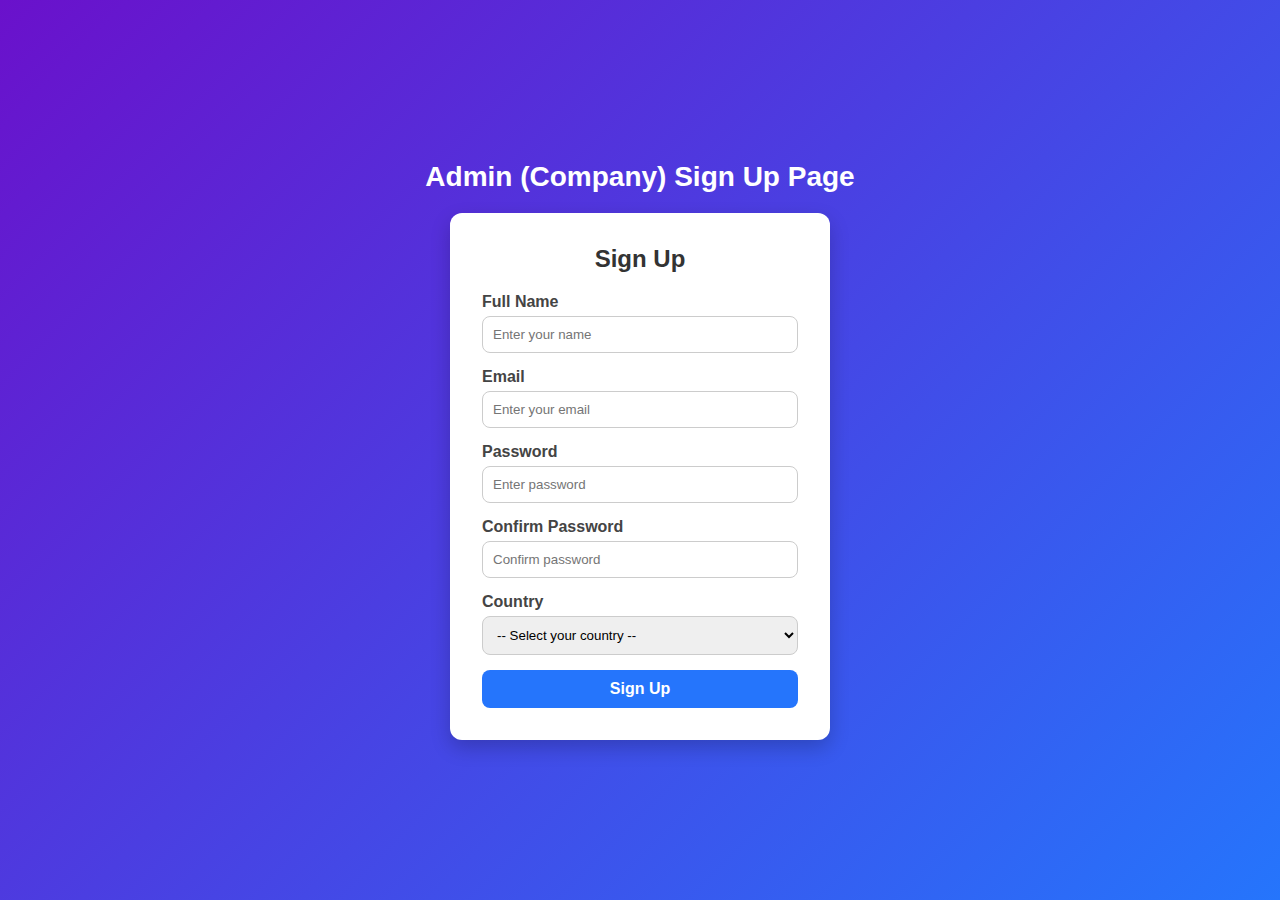
<file: index.html>
<!DOCTYPE html>
<html lang="en">
<head>
  <meta charset="UTF-8">
  <meta name="viewport" content="width=device-width, initial-scale=1.0">
  <title>Admin Sign Up Page</title>
  <link rel="stylesheet" href="style.css">

</head>
<body>

  <div class="page-heading">Admin (Company) Sign Up Page</div>
  <div class="signup-container">
    <h2>Sign Up</h2>
    <form id="signupForm">
      <div class="form-group">
        <label>Full Name</label>
        <input type="text" id="name" placeholder="Enter your name">
        <div class="error" id="nameError">Name is required</div>
      </div>

      <div class="form-group">
        <label>Email</label>
        <input type="email" id="email" placeholder="Enter your email">
        <div class="error" id="emailError">Enter a valid email</div>
      </div>

      <div class="form-group">
        <label>Password</label>
        <input type="password" id="password" placeholder="Enter password">
        <div class="error" id="passwordError">Password must be 6+ characters</div>
      </div>

      <div class="form-group">
        <label>Confirm Password</label>
        <input type="password" id="confirmPassword" placeholder="Confirm password">
        <div class="error" id="confirmError">Passwords do not match</div>
      </div>

      <div class="form-group">
        <label>Country</label>
        <select id="country">
          <option value="">-- Select your country --</option>
          <option value="India">India</option>
          <option value="United States">United States</option>
          <option value="United Kingdom">United Kingdom</option>
          <option value="Canada">Canada</option>
          <option value="Australia">Australia</option>
          <option value="Germany">Germany</option>
          <option value="France">France</option>
          <option value="Japan">Japan</option>
          <option value="China">China</option>
          <option value="Brazil">Brazil</option>
        </select>
        <div class="error" id="countryError">Please select your country</div>
      </div>

      <button type="submit" class="btn">Sign Up</button>
      <div class="success" id="successMsg">✅ Registration Successful!</div>
    </form>
  </div>

  
  <script src="index.js"></script>
</body>
</html>
</file>
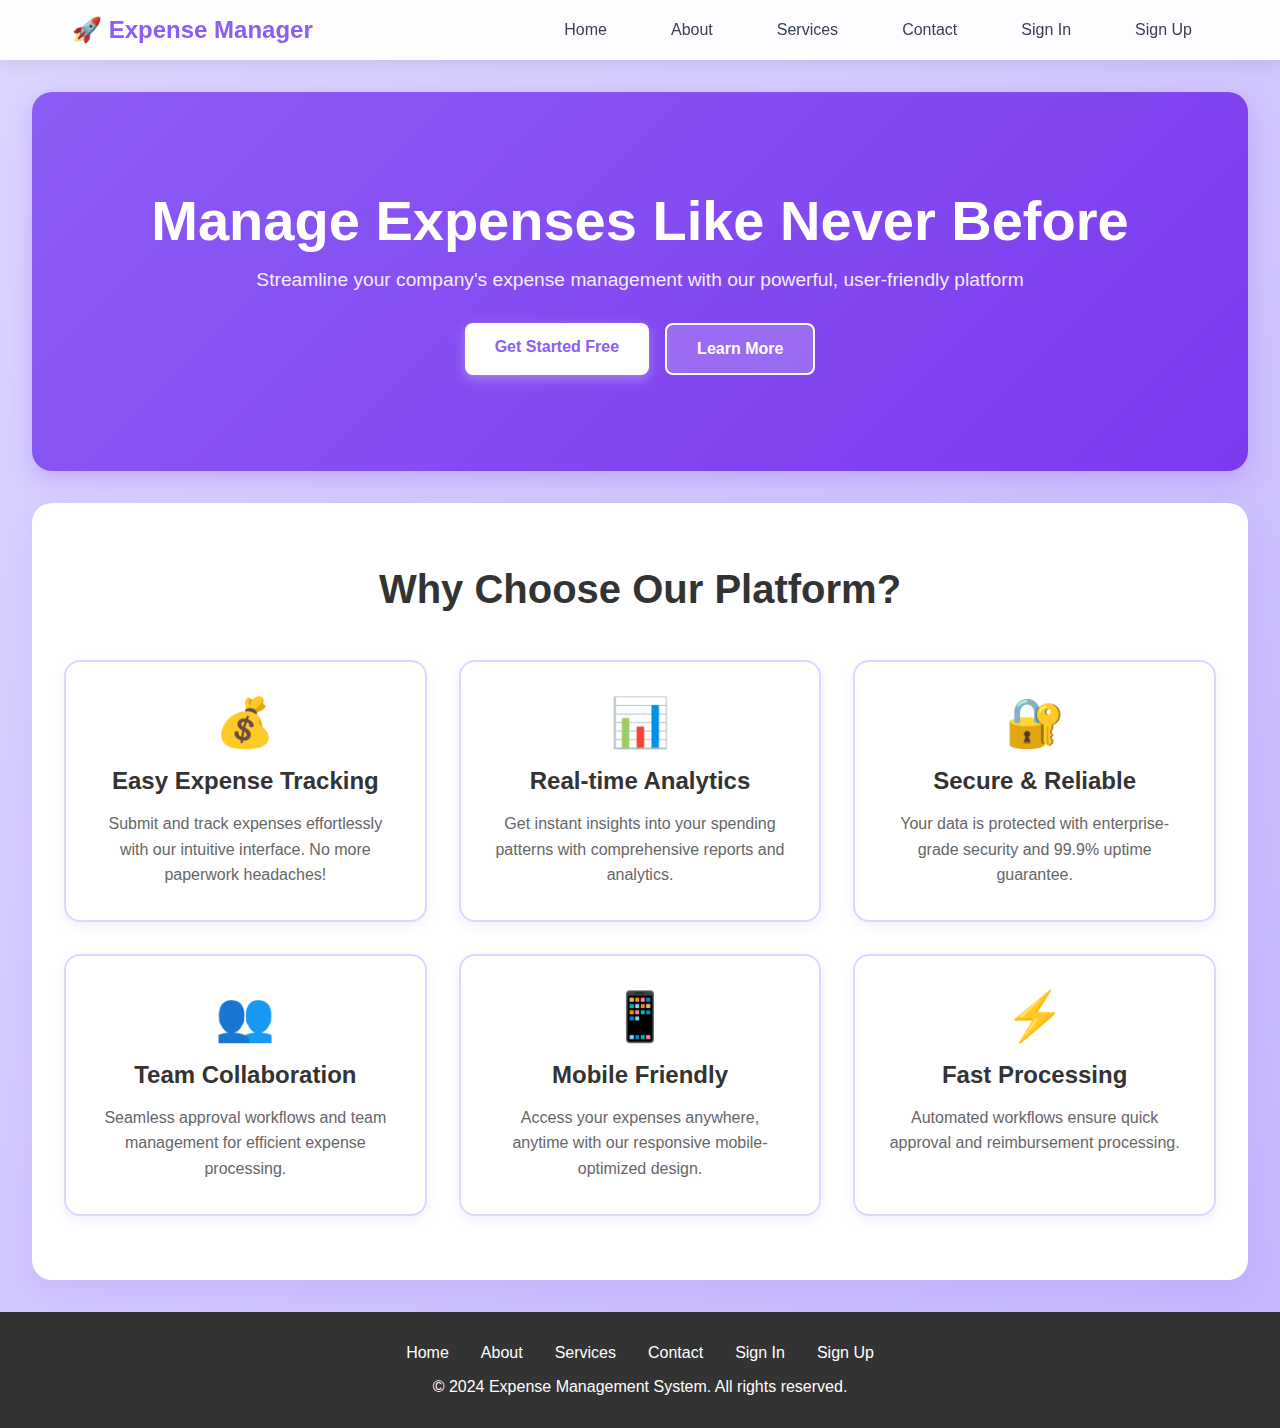
<file: Hackaholics/index.html>
<!DOCTYPE html>
<html lang="en">
<head>
    <meta charset="UTF-8">
    <meta name="viewport" content="width=device-width, initial-scale=1.0">
    <title>Expense Management System - Home</title>
    <style>
        * {
            margin: 0;
            padding: 0;
            box-sizing: border-box;
            font-family: 'Segoe UI', Tahoma, Geneva, Verdana, sans-serif;
        }

        body {
            background: linear-gradient(135deg, #DDD6FE 0%, #C4B5FD 100%);
            min-height: 100vh;
        }

        .navbar {
            background: rgba(255, 255, 255, 0.95);
            backdrop-filter: blur(10px);
            padding: 1rem 0;
            box-shadow: 0 2px 20px rgba(0,0,0,0.1);
            position: sticky;
            top: 0;
            z-index: 1000;
        }

        .nav-container {
            max-width: 1200px;
            margin: 0 auto;
            display: flex;
            justify-content: space-between;
            align-items: center;
            padding: 0 2rem;
        }

        .logo {
            font-size: 24px;
            font-weight: bold;
            color: #8B5CF6;
            text-decoration: none;
            transition: color 0.3s;
        }

        .logo:hover {
            color: #7C3AED;
        }

        .nav-links {
            display: flex;
            list-style: none;
            gap: 2rem;
        }

        .nav-links a {
            color: #374151;
            text-decoration: none;
            font-weight: 500;
            transition: all 0.3s;
            padding: 8px 16px;
            border-radius: 6px;
        }

        .nav-links a:hover {
            color: #8B5CF6;
            background: rgba(139, 92, 246, 0.1);
        }

        .hero {
            text-align: center;
            padding: 6rem 2rem;
            background: linear-gradient(135deg, #8B5CF6 0%, #7C3AED 100%);
            color: white;
            margin: 2rem;
            border-radius: 20px;
            box-shadow: 0 8px 25px rgba(139, 92, 246, 0.3);
        }

        .hero h1 {
            font-size: 3.5rem;
            margin-bottom: 1rem;
            font-weight: 700;
        }

        .hero p {
            font-size: 1.2rem;
            margin-bottom: 2rem;
            opacity: 0.9;
        }

        .cta-buttons {
            display: flex;
            gap: 1rem;
            justify-content: center;
            flex-wrap: wrap;
        }

        .btn {
            padding: 15px 30px;
            border: none;
            border-radius: 8px;
            font-size: 16px;
            font-weight: 600;
            cursor: pointer;
            transition: all 0.3s;
            text-decoration: none;
            display: inline-block;
        }

        .btn-primary {
            background: white;
            color: #8B5CF6;
            box-shadow: 0 4px 12px rgba(255, 255, 255, 0.3);
        }

        .btn-primary:hover {
            transform: translateY(-2px);
            box-shadow: 0 8px 20px rgba(255, 255, 255, 0.4);
        }

        .btn-secondary {
            background: rgba(255, 255, 255, 0.2);
            color: white;
            border: 2px solid white;
        }

        .btn-secondary:hover {
            background: white;
            color: #8B5CF6;
        }

        .features {
            background: white;
            padding: 4rem 2rem;
            margin: 2rem;
            border-radius: 20px;
            box-shadow: 0 8px 25px rgba(139, 92, 246, 0.1);
        }

        .container {
            max-width: 1200px;
            margin: 0 auto;
        }

        .features h2 {
            text-align: center;
            font-size: 2.5rem;
            margin-bottom: 3rem;
            color: #333;
        }

        .features-grid {
            display: grid;
            grid-template-columns: repeat(auto-fit, minmax(300px, 1fr));
            gap: 2rem;
        }

        .feature-card {
            text-align: center;
            padding: 2rem;
            border-radius: 16px;
            box-shadow: 0 4px 12px rgba(139, 92, 246, 0.1);
            transition: all 0.3s;
            border: 2px solid #DDD6FE;
        }

        .feature-card:hover {
            transform: translateY(-5px);
            box-shadow: 0 8px 25px rgba(139, 92, 246, 0.2);
            border-color: #8B5CF6;
        }

        .feature-icon {
            font-size: 3rem;
            margin-bottom: 1rem;
        }

        .feature-card h3 {
            font-size: 1.5rem;
            margin-bottom: 1rem;
            color: #333;
        }

        .feature-card p {
            color: #666;
            line-height: 1.6;
        }

        .footer {
            background: #333;
            color: white;
            padding: 2rem;
            text-align: center;
        }

        .footer-links {
            display: flex;
            justify-content: center;
            gap: 2rem;
            margin-bottom: 1rem;
            flex-wrap: wrap;
        }

        .footer-links a {
            color: white;
            text-decoration: none;
            transition: color 0.3s;
        }

        .footer-links a:hover {
            color: #A78BFA;
        }

        @media (max-width: 768px) {
            .nav-container {
                flex-direction: column;
                gap: 1rem;
            }

            .nav-links {
                gap: 1rem;
            }

            .hero h1 {
                font-size: 2.5rem;
            }

            .cta-buttons {
                flex-direction: column;
                align-items: center;
            }
        }
    </style>
</head>
<body>
    <nav class="navbar">
        <div class="nav-container">
            <a href="/" class="logo">🚀 Expense Manager</a>
            <ul class="nav-links">
                <li><a href="/">Home</a></li>
                <li><a href="/about">About</a></li>
                <li><a href="/services">Services</a></li>
                <li><a href="/contact">Contact</a></li>
                <li><a href="/signin">Sign In</a></li>
                <li><a href="/signup">Sign Up</a></li>
            </ul>
        </div>
    </nav>

    <section class="hero">
        <h1>Manage Expenses Like Never Before</h1>
        <p>Streamline your company's expense management with our powerful, user-friendly platform</p>
        <div class="cta-buttons">
            <a href="/signup" class="btn btn-primary">Get Started Free</a>
            <a href="/about" class="btn btn-secondary">Learn More</a>
        </div>
    </section>

    <section class="features">
        <div class="container">
            <h2>Why Choose Our Platform?</h2>
            <div class="features-grid">
                <div class="feature-card">
                    <div class="feature-icon">💰</div>
                    <h3>Easy Expense Tracking</h3>
                    <p>Submit and track expenses effortlessly with our intuitive interface. No more paperwork headaches!</p>
                </div>
                <div class="feature-card">
                    <div class="feature-icon">📊</div>
                    <h3>Real-time Analytics</h3>
                    <p>Get instant insights into your spending patterns with comprehensive reports and analytics.</p>
                </div>
                <div class="feature-card">
                    <div class="feature-icon">🔐</div>
                    <h3>Secure & Reliable</h3>
                    <p>Your data is protected with enterprise-grade security and 99.9% uptime guarantee.</p>
                </div>
                <div class="feature-card">
                    <div class="feature-icon">👥</div>
                    <h3>Team Collaboration</h3>
                    <p>Seamless approval workflows and team management for efficient expense processing.</p>
                </div>
                <div class="feature-card">
                    <div class="feature-icon">📱</div>
                    <h3>Mobile Friendly</h3>
                    <p>Access your expenses anywhere, anytime with our responsive mobile-optimized design.</p>
                </div>
                <div class="feature-card">
                    <div class="feature-icon">⚡</div>
                    <h3>Fast Processing</h3>
                    <p>Automated workflows ensure quick approval and reimbursement processing.</p>
                </div>
            </div>
        </div>
    </section>

    <footer class="footer">
        <div class="footer-links">
            <a href="/">Home</a>
            <a href="/about">About</a>
            <a href="/services">Services</a>
            <a href="/contact">Contact</a>
            <a href="/signin">Sign In</a>
            <a href="/signup">Sign Up</a>
        </div>
        <p>&copy; 2024 Expense Management System. All rights reserved.</p>
    </footer>
</body>
</html>
</file>
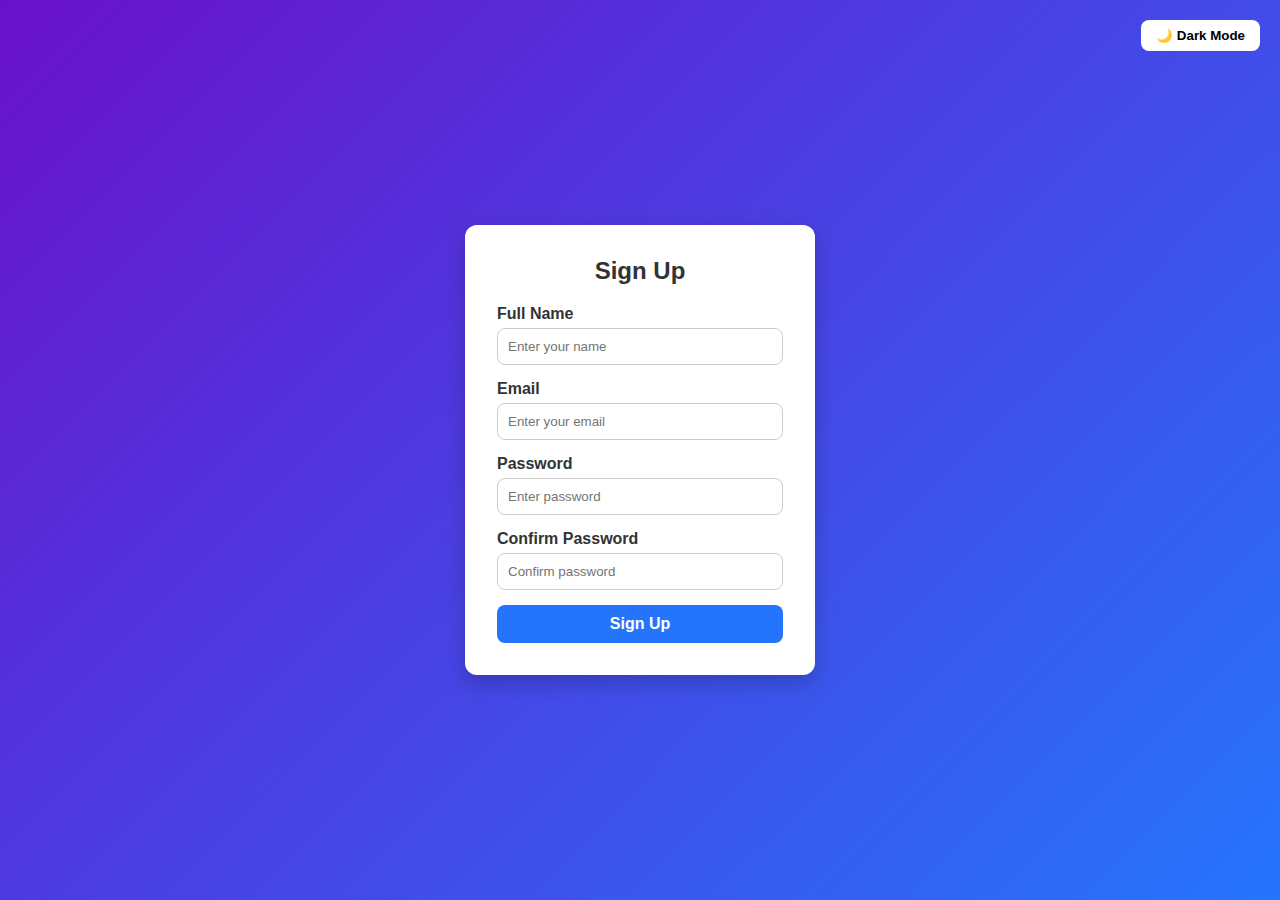
<file: Sign in page/index.html>
<!DOCTYPE html>
<html lang="en">
<head>
  <meta charset="UTF-8">
  <meta name="viewport" content="width=device-width, initial-scale=1.0">
  <title>Sign Up</title>
  <style>
    * {
      margin: 0;
      padding: 0;
      box-sizing: border-box;
      font-family: 'Segoe UI', Tahoma, Geneva, Verdana, sans-serif;
      transition: all 0.3s ease;
    }

    body {
      display: flex;
      justify-content: center;
      align-items: center;
      height: 100vh;
      background: linear-gradient(135deg, #6a11cb 0%, #2575fc 100%);
      color: #333;
    }

    body.dark {
      background: #121212;
      color: #f5f5f5;
    }

    .toggle-btn {
      position: absolute;
      top: 20px;
      right: 20px;
      background: #fff;
      border: none;
      padding: 8px 15px;
      border-radius: 8px;
      cursor: pointer;
      font-weight: bold;
    }

    body.dark .toggle-btn {
      background: #333;
      color: #f5f5f5;
    }

    .signup-container {
      background: #fff;
      padding: 2rem;
      border-radius: 12px;
      box-shadow: 0 8px 20px rgba(0, 0, 0, 0.2);
      width: 350px;
    }

    body.dark .signup-container {
      background: #1e1e1e;
      box-shadow: 0 8px 20px rgba(0, 0, 0, 0.6);
    }

    .signup-container h2 {
      text-align: center;
      margin-bottom: 20px;
    }

    .form-group {
      margin-bottom: 15px;
    }

    .form-group label {
      display: block;
      margin-bottom: 5px;
      font-weight: 600;
    }

    .form-group input {
      width: 100%;
      padding: 10px;
      border-radius: 8px;
      border: 1px solid #ccc;
      outline: none;
      transition: all 0.3s ease;
    }

    body.dark .form-group input {
      background: #2c2c2c;
      border: 1px solid #555;
      color: #f5f5f5;
    }

    .form-group input:focus {
      border: 1px solid #2575fc;
    }

    .btn {
      width: 100%;
      padding: 10px;
      background: #2575fc;
      color: #fff;
      border: none;
      border-radius: 8px;
      cursor: pointer;
      font-size: 16px;
      font-weight: 600;
      transition: 0.3s;
    }

    .btn:hover {
      background: #1a5edb;
    }

    .error {
      color: red;
      font-size: 14px;
      margin-top: 5px;
      display: none;
    }

    .success {
      color: green;
      text-align: center;
      margin-top: 10px;
      display: none;
    }
  </style>
</head>
<body>

  <button class="toggle-btn" id="themeToggle">🌙 Dark Mode</button>

  <div class="signup-container">
    <h2>Sign Up</h2>
    <form id="signupForm">
      <div class="form-group">
        <label>Full Name</label>
        <input type="text" id="name" placeholder="Enter your name">
        <div class="error" id="nameError">Name is required</div>
      </div>

      <div class="form-group">
        <label>Email</label>
        <input type="email" id="email" placeholder="Enter your email">
        <div class="error" id="emailError">Enter a valid email</div>
      </div>

      <div class="form-group">
        <label>Password</label>
        <input type="password" id="password" placeholder="Enter password">
        <div class="error" id="passwordError">Password must be 6+ characters</div>
      </div>

      <div class="form-group">
        <label>Confirm Password</label>
        <input type="password" id="confirmPassword" placeholder="Confirm password">
        <div class="error" id="confirmError">Passwords do not match</div>
      </div>

      <button type="submit" class="btn">Sign Up</button>
      <div class="success" id="successMsg">✅ Registration Successful!</div>
    </form>
  </div>

  <script>
    const form = document.getElementById("signupForm");
    const nameInput = document.getElementById("name");
    const emailInput = document.getElementById("email");
    const passwordInput = document.getElementById("password");
    const confirmPasswordInput = document.getElementById("confirmPassword");

    const nameError = document.getElementById("nameError");
    const emailError = document.getElementById("emailError");
    const passwordError = document.getElementById("passwordError");
    const confirmError = document.getElementById("confirmError");
    const successMsg = document.getElementById("successMsg");

    const themeToggle = document.getElementById("themeToggle");

    form.addEventListener("submit", function (e) {
      e.preventDefault();
      let valid = true;

      if (nameInput.value.trim() === "") {
        nameError.style.display = "block";
        valid = false;
      } else {
        nameError.style.display = "none";
      }

      const emailPattern = /^[^ ]+@[^ ]+\.[a-z]{2,3}$/;
      if (!emailInput.value.match(emailPattern)) {
        emailError.style.display = "block";
        valid = false;
      } else {
        emailError.style.display = "none";
      }

      if (passwordInput.value.length < 6) {
        passwordError.style.display = "block";
        valid = false;
      } else {
        passwordError.style.display = "none";
      }

      if (confirmPasswordInput.value !== passwordInput.value || confirmPasswordInput.value === "") {
        confirmError.style.display = "block";
        valid = false;
      } else {
        confirmError.style.display = "none";
      }

      if (valid) {
        successMsg.style.display = "block";
        form.reset();
        setTimeout(() => { successMsg.style.display = "none"; }, 3000);
      }
    });

    themeToggle.addEventListener("click", () => {
      document.body.classList.toggle("dark");
      if(document.body.classList.contains("dark")){
        themeToggle.textContent = "☀️ Light Mode";
      } else {
        themeToggle.textContent = "🌙 Dark Mode";
      }
    });
  </script>

</body>
</html>
</file>
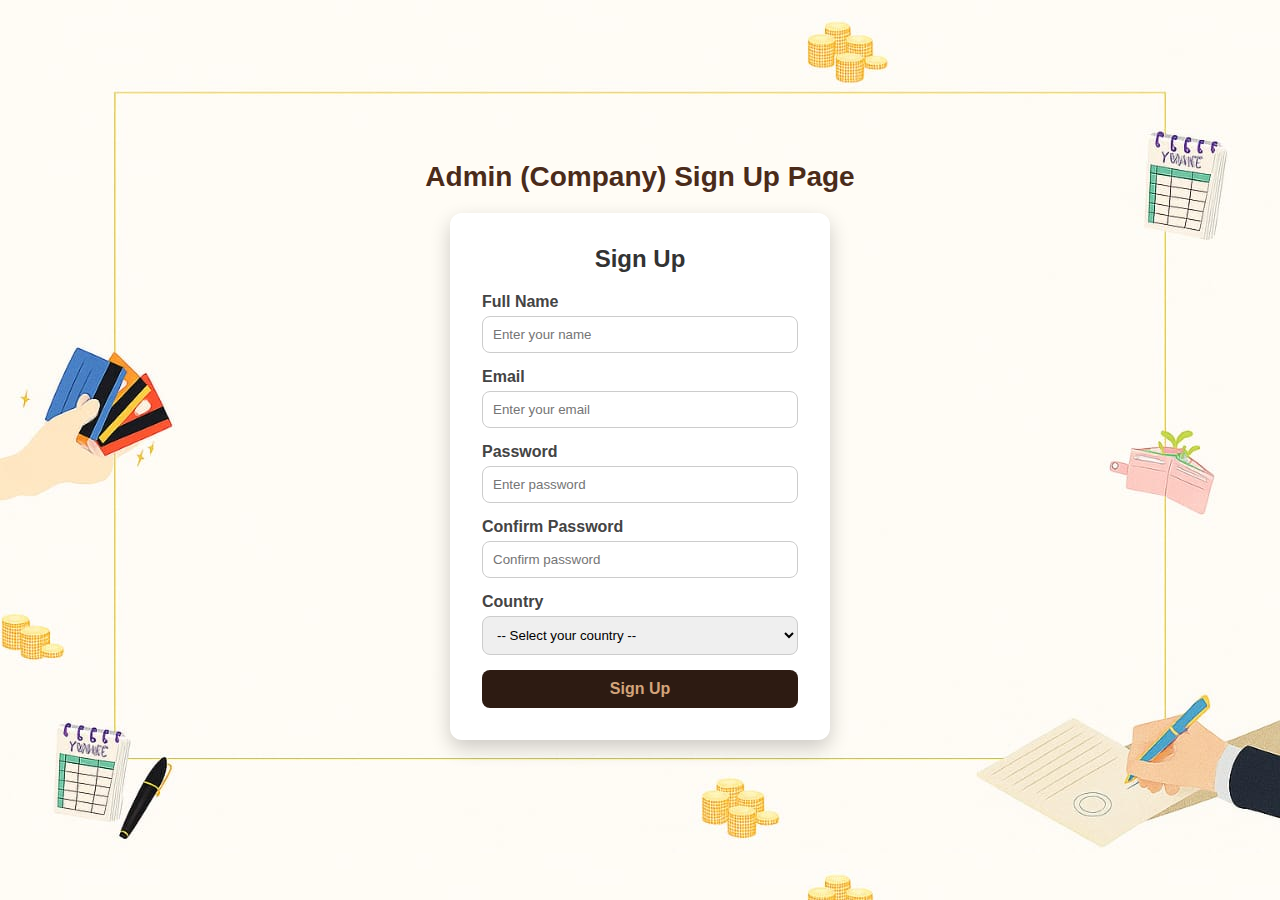
<file: Hackaholics/Admin Panel/index.html>
<!DOCTYPE html>
<html lang="en">
<head>
  <meta charset="UTF-8">
  <meta name="viewport" content="width=device-width, initial-scale=1.0">
  <title>Admin Sign Up Page</title>
  <link rel="stylesheet" href="style.css">

</head>
<body>
  <div class="page-heading">Admin (Company) Sign Up Page</div>
  <div class="signup-container">
    <h2>Sign Up</h2>
    <form id="signupForm">
      <div class="form-group">
        <label>Full Name</label>
        <input type="text" id="name" placeholder="Enter your name">
        <div class="error" id="nameError">Name is required</div>
      </div>

      <div class="form-group">
        <label>Email</label>
        <input type="email" id="email" placeholder="Enter your email">
        <div class="error" id="emailError">Enter a valid email</div>
      </div>

      <div class="form-group">
        <label>Password</label>
        <input type="password" id="password" placeholder="Enter password">
        <div class="error" id="passwordError">Password must be 6+ characters</div>
      </div>

      <div class="form-group">
        <label>Confirm Password</label>
        <input type="password" id="confirmPassword" placeholder="Confirm password">
        <div class="error" id="confirmError">Passwords do not match</div>
      </div>

      <div class="form-group">
        <label>Country</label>
        <select id="country">
          <option value="">-- Select your country --</option>
          <option value="India">India</option>
          <option value="United States">United States</option>
          <option value="United Kingdom">United Kingdom</option>
          <option value="Canada">Canada</option>
          <option value="Australia">Australia</option>
          <option value="Germany">Germany</option>
          <option value="France">France</option>
          <option value="Japan">Japan</option>
          <option value="China">China</option>
          <option value="Brazil">Brazil</option>
        </select>
        <div class="error" id="countryError">Please select your country</div>
      </div>

      <button type="submit" class="btn">Sign Up</button>
      <div class="success" id="successMsg">✅ Registration Successful!</div>
    </form>
  </div>

  
  <script src="index.js"></script>
</body>
</html>
</file>
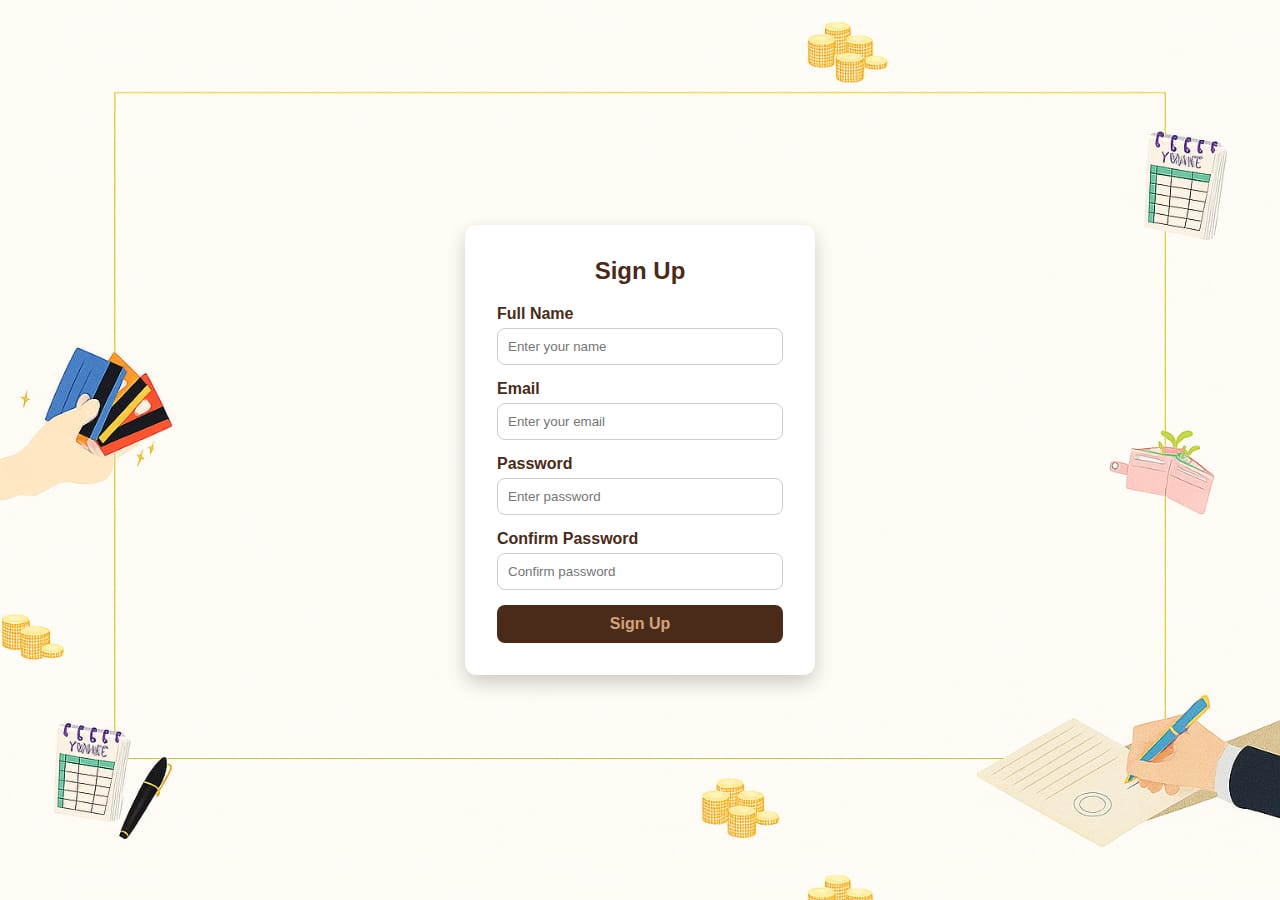
<file: Hackaholics/sign in page/index.html>
<!DOCTYPE html>
<html lang="en">
<head>
  <meta charset="UTF-8">
  <meta name="viewport" content="width=device-width, initial-scale=1.0">
  <title>Sign Up</title>
  <style>
    * {
      margin: 0;
      padding: 0;
      box-sizing: border-box;
      font-family: 'Segoe UI', Tahoma, Geneva, Verdana, sans-serif;
      transition: all 0.3s ease;
    }

    body {
      display: flex;
      justify-content: center;
      align-items: center;
      height: 100vh;
      background-image: url(./WhatsApp\ Image\ 2025-10-04\ at\ 15.21.11.jpeg);
      color: #D3A47B;
    }
    .signup-container {
      background: #fff;
      color: #4A2B1A;
      padding: 2rem;
      border-radius: 12px;
      box-shadow: 0 8px 20px rgba(0, 0, 0, 0.2);
      width: 350px;
    }
    .signup-container h2 {
      text-align: center;
      margin-bottom: 20px;
    }

    .form-group {
      margin-bottom: 15px;
    }

    .form-group label {
      display: block;
      margin-bottom: 5px;
      font-weight: 600;
    }

    .form-group input {
      width: 100%;
      padding: 10px;
      border-radius: 8px;
      border: 1px solid #ccc;
      outline: none;
      transition: all 0.3s ease;
    }
    .form-group input:focus {
      border: 1px solid #2575fc;
    }

    .btn {
      width: 100%;
      padding: 10px;
      background: #4A2B1A;
      color: #D3A47B;
      border: none;
      border-radius: 8px;
      cursor: pointer;
      font-size: 16px;
      font-weight: 600;
      transition: 0.3s;
    }

    .btn:hover {
      background: #1a5edb;
    }

    .error {
      color: red;
      font-size: 14px;
      margin-top: 5px;
      display: none;
    }

    .success {
      color: green;
      text-align: center;
      margin-top: 10px;
      display: none;
    }
  </style>
</head>
<body>


  <div class="signup-container">
    <h2>Sign Up</h2>
    <form id="signupForm">
      <div class="form-group">
        <label>Full Name</label>
        <input type="text" id="name" placeholder="Enter your name">
        <div class="error" id="nameError">Name is required</div>
      </div>

      <div class="form-group">
        <label>Email</label>
        <input type="email" id="email" placeholder="Enter your email">
        <div class="error" id="emailError">Enter a valid email</div>
      </div>

      <div class="form-group">
        <label>Password</label>
        <input type="password" id="password" placeholder="Enter password">
        <div class="error" id="passwordError">Password must be 6+ characters</div>
      </div>

      <div class="form-group">
        <label>Confirm Password</label>
        <input type="password" id="confirmPassword" placeholder="Confirm password">
        <div class="error" id="confirmError">Passwords do not match</div>
      </div>

      <button type="submit" class="btn">Sign Up</button>
      <div class="success" id="successMsg">✅ Registration Successful!</div>
    </form>
  </div>

  <script>
    const form = document.getElementById("signupForm");
    const nameInput = document.getElementById("name");
    const emailInput = document.getElementById("email");
    const passwordInput = document.getElementById("password");
    const confirmPasswordInput = document.getElementById("confirmPassword");

    const nameError = document.getElementById("nameError");
    const emailError = document.getElementById("emailError");
    const passwordError = document.getElementById("passwordError");
    const confirmError = document.getElementById("confirmError");
    const successMsg = document.getElementById("successMsg");

    const themeToggle = document.getElementById("themeToggle");

    form.addEventListener("submit", function (e) {
      e.preventDefault();
      let valid = true;

      if (nameInput.value.trim() === "") {
        nameError.style.display = "block";
        valid = false;
      } else {
        nameError.style.display = "none";
      }

      const emailPattern = /^[^ ]+@[^ ]+\.[a-z]{2,3}$/;
      if (!emailInput.value.match(emailPattern)) {
        emailError.style.display = "block";
        valid = false;
      } else {
        emailError.style.display = "none";
      }

      if (passwordInput.value.length < 6) {
        passwordError.style.display = "block";
        valid = false;
      } else {
        passwordError.style.display = "none";
      }

      if (confirmPasswordInput.value !== passwordInput.value || confirmPasswordInput.value === "") {
        confirmError.style.display = "block";
        valid = false;
      } else {
        confirmError.style.display = "none";
      }

      if (valid) {
        successMsg.style.display = "block";
        form.reset();
        setTimeout(() => { successMsg.style.display = "none"; }, 3000);
      }
    });

  </script>

</body>
</html>
</file>
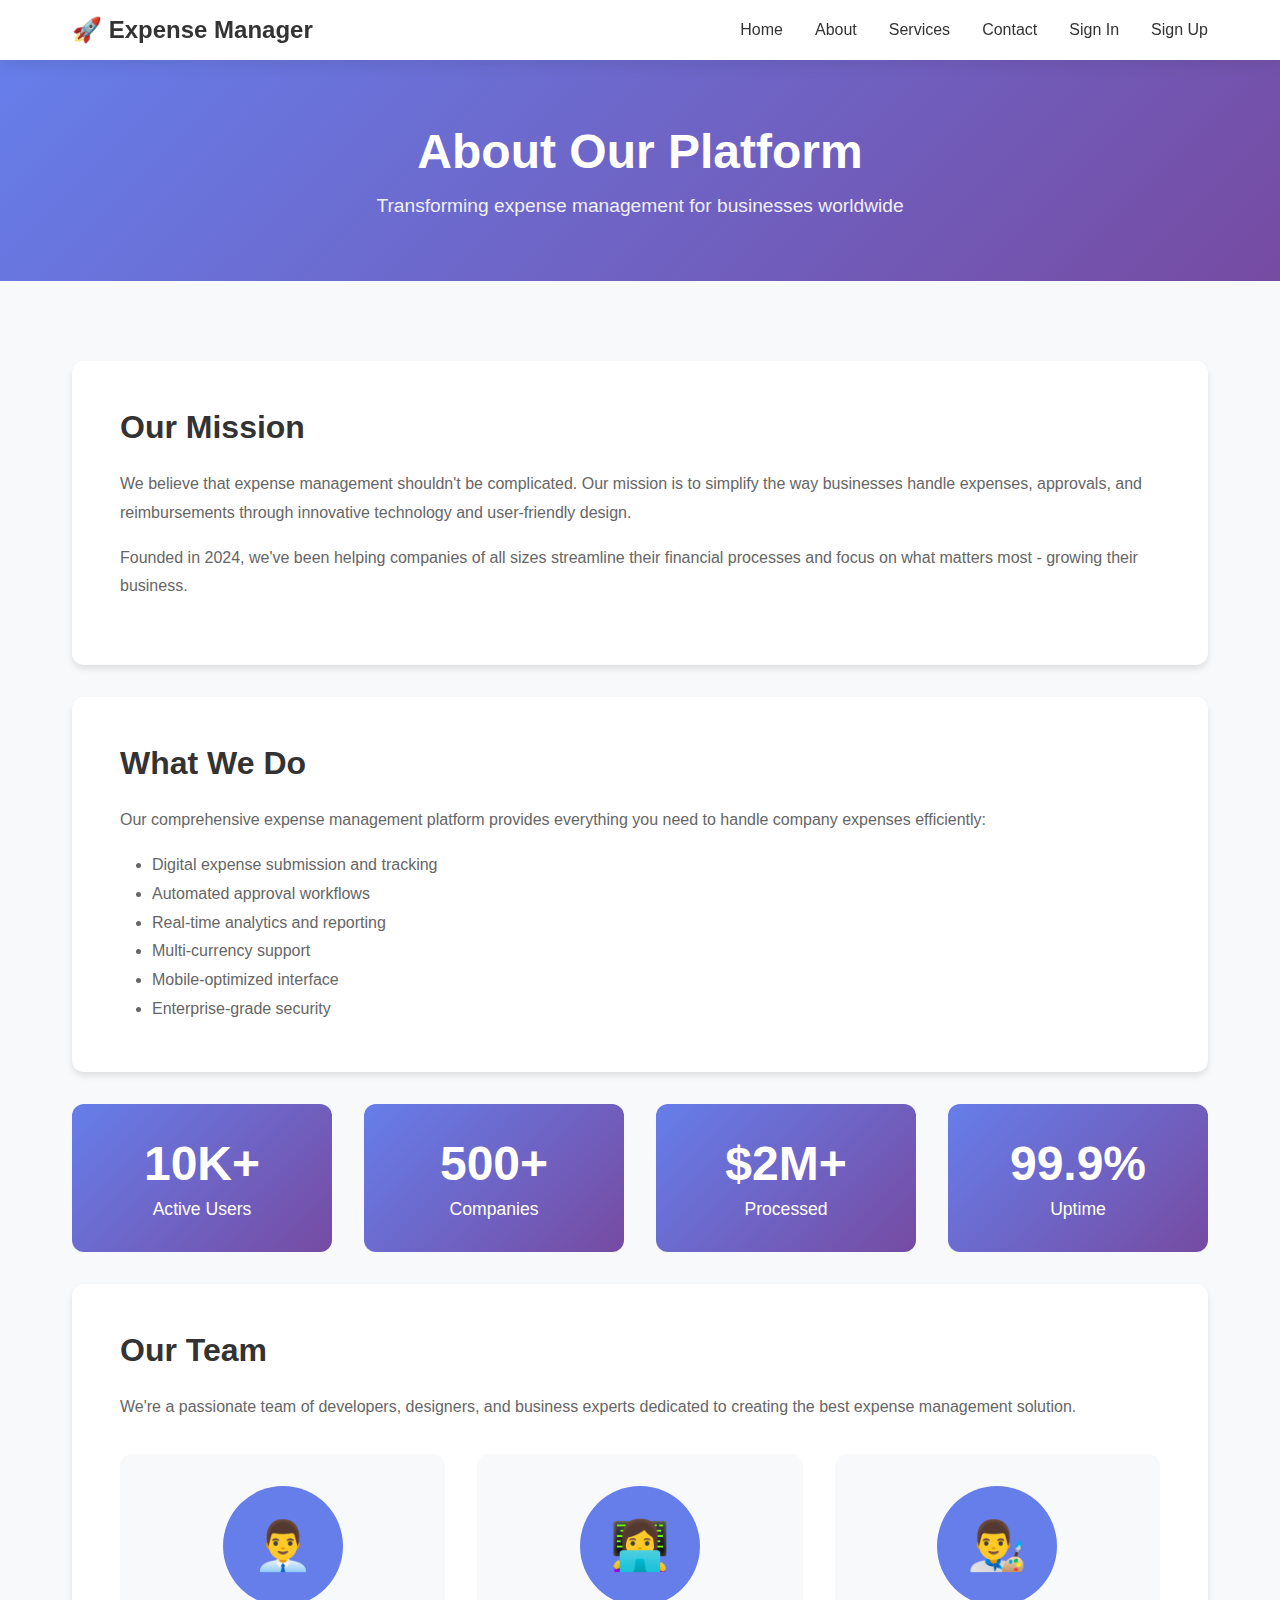
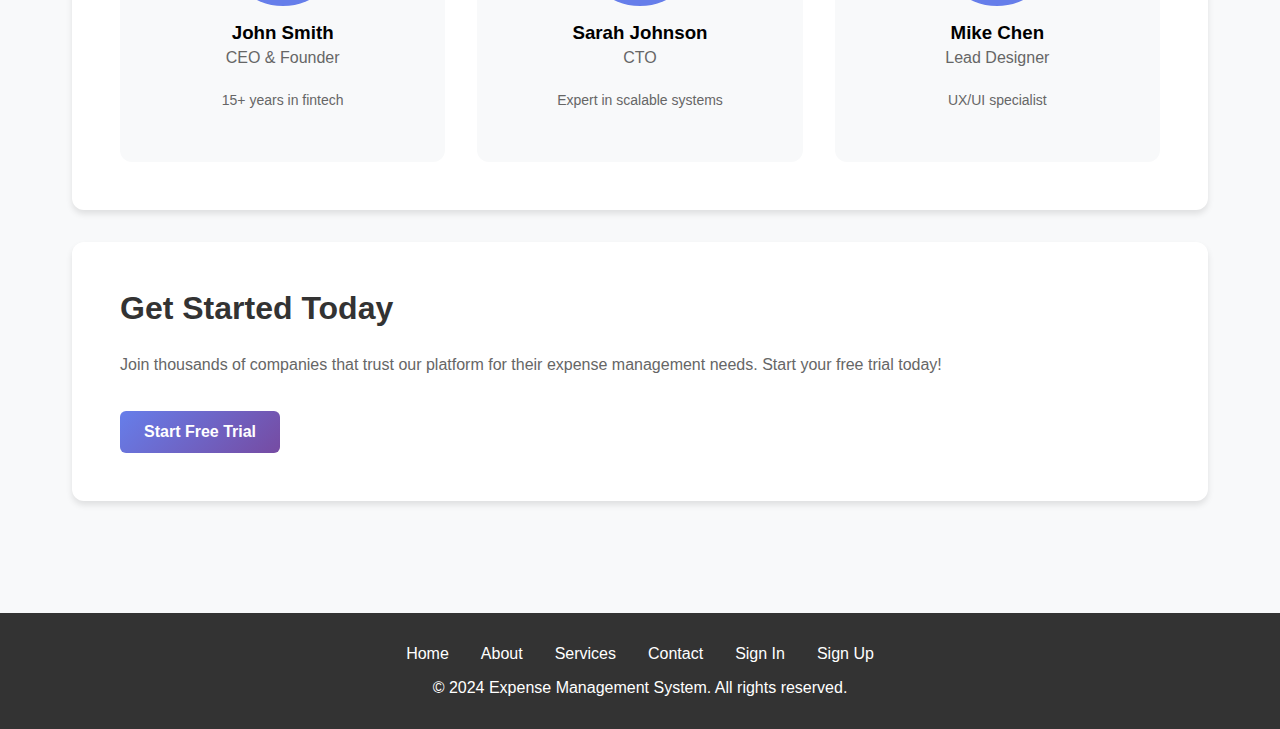
<file: Hackaholics/about.html>
<!DOCTYPE html>
<html lang="en">
<head>
    <meta charset="UTF-8">
    <meta name="viewport" content="width=device-width, initial-scale=1.0">
    <title>About Us - Expense Management System</title>
    <style>
        * {
            margin: 0;
            padding: 0;
            box-sizing: border-box;
            font-family: 'Segoe UI', Tahoma, Geneva, Verdana, sans-serif;
        }

        body {
            background: #f8f9fa;
            min-height: 100vh;
        }

        .navbar {
            background: rgba(255, 255, 255, 0.95);
            backdrop-filter: blur(10px);
            padding: 1rem 0;
            box-shadow: 0 2px 20px rgba(0,0,0,0.1);
            position: sticky;
            top: 0;
            z-index: 1000;
        }

        .nav-container {
            max-width: 1200px;
            margin: 0 auto;
            display: flex;
            justify-content: space-between;
            align-items: center;
            padding: 0 2rem;
        }

        .logo {
            font-size: 24px;
            font-weight: bold;
            color: #333;
            text-decoration: none;
        }

        .nav-links {
            display: flex;
            list-style: none;
            gap: 2rem;
        }

        .nav-links a {
            color: #333;
            text-decoration: none;
            font-weight: 500;
            transition: color 0.3s;
        }

        .nav-links a:hover {
            color: #667eea;
        }

        .container {
            max-width: 1200px;
            margin: 0 auto;
            padding: 2rem;
        }

        .page-header {
            text-align: center;
            padding: 4rem 0;
            background: linear-gradient(135deg, #667eea 0%, #764ba2 100%);
            color: white;
            margin-bottom: 3rem;
        }

        .page-header h1 {
            font-size: 3rem;
            margin-bottom: 1rem;
        }

        .page-header p {
            font-size: 1.2rem;
            opacity: 0.9;
        }

        .content-section {
            background: white;
            padding: 3rem;
            border-radius: 12px;
            box-shadow: 0 4px 6px rgba(0,0,0,0.1);
            margin-bottom: 2rem;
        }

        .content-section h2 {
            color: #333;
            margin-bottom: 1.5rem;
            font-size: 2rem;
        }

        .content-section p {
            color: #666;
            line-height: 1.8;
            margin-bottom: 1rem;
        }

        .team-grid {
            display: grid;
            grid-template-columns: repeat(auto-fit, minmax(250px, 1fr));
            gap: 2rem;
            margin-top: 2rem;
        }

        .team-member {
            text-align: center;
            padding: 2rem;
            background: #f8f9fa;
            border-radius: 12px;
        }

        .team-member img {
            width: 120px;
            height: 120px;
            border-radius: 50%;
            margin-bottom: 1rem;
            background: #667eea;
            display: flex;
            align-items: center;
            justify-content: center;
            font-size: 3rem;
            color: white;
            margin: 0 auto 1rem;
        }

        .stats-grid {
            display: grid;
            grid-template-columns: repeat(auto-fit, minmax(200px, 1fr));
            gap: 2rem;
            margin: 2rem 0;
        }

        .stat-item {
            text-align: center;
            padding: 2rem;
            background: linear-gradient(135deg, #667eea 0%, #764ba2 100%);
            color: white;
            border-radius: 12px;
        }

        .stat-number {
            font-size: 3rem;
            font-weight: bold;
            margin-bottom: 0.5rem;
        }

        .stat-label {
            font-size: 1.1rem;
        }

        .btn {
            padding: 12px 24px;
            border: none;
            border-radius: 6px;
            font-size: 16px;
            font-weight: 600;
            cursor: pointer;
            transition: all 0.3s;
            text-decoration: none;
            display: inline-block;
            margin-top: 1rem;
        }

        .btn-primary {
            background: linear-gradient(135deg, #667eea 0%, #764ba2 100%);
            color: white;
        }

        .btn-primary:hover {
            transform: translateY(-2px);
            box-shadow: 0 4px 12px rgba(102, 126, 234, 0.3);
        }

        .footer {
            background: #333;
            color: white;
            padding: 2rem;
            text-align: center;
            margin-top: 3rem;
        }

        .footer-links {
            display: flex;
            justify-content: center;
            gap: 2rem;
            margin-bottom: 1rem;
            flex-wrap: wrap;
        }

        .footer-links a {
            color: white;
            text-decoration: none;
            transition: color 0.3s;
        }

        .footer-links a:hover {
            color: #667eea;
        }

        @media (max-width: 768px) {
            .nav-container {
                flex-direction: column;
                gap: 1rem;
            }

            .nav-links {
                gap: 1rem;
            }

            .page-header h1 {
                font-size: 2rem;
            }

            .content-section {
                padding: 2rem;
            }
        }
    </style>
</head>
<body>
    <nav class="navbar">
        <div class="nav-container">
            <a href="/" class="logo">🚀 Expense Manager</a>
            <ul class="nav-links">
                <li><a href="/">Home</a></li>
                <li><a href="/about">About</a></li>
                <li><a href="/services">Services</a></li>
                <li><a href="/contact">Contact</a></li>
                <li><a href="/signin">Sign In</a></li>
                <li><a href="/signup">Sign Up</a></li>
            </ul>
        </div>
    </nav>

    <div class="page-header">
        <h1>About Our Platform</h1>
        <p>Transforming expense management for businesses worldwide</p>
    </div>

    <div class="container">
        <div class="content-section">
            <h2>Our Mission</h2>
            <p>We believe that expense management shouldn't be complicated. Our mission is to simplify the way businesses handle expenses, approvals, and reimbursements through innovative technology and user-friendly design.</p>
            <p>Founded in 2024, we've been helping companies of all sizes streamline their financial processes and focus on what matters most - growing their business.</p>
        </div>

        <div class="content-section">
            <h2>What We Do</h2>
            <p>Our comprehensive expense management platform provides everything you need to handle company expenses efficiently:</p>
            <ul style="color: #666; line-height: 1.8; margin-left: 2rem;">
                <li>Digital expense submission and tracking</li>
                <li>Automated approval workflows</li>
                <li>Real-time analytics and reporting</li>
                <li>Multi-currency support</li>
                <li>Mobile-optimized interface</li>
                <li>Enterprise-grade security</li>
            </ul>
        </div>

        <div class="stats-grid">
            <div class="stat-item">
                <div class="stat-number">10K+</div>
                <div class="stat-label">Active Users</div>
            </div>
            <div class="stat-item">
                <div class="stat-number">500+</div>
                <div class="stat-label">Companies</div>
            </div>
            <div class="stat-item">
                <div class="stat-number">$2M+</div>
                <div class="stat-label">Processed</div>
            </div>
            <div class="stat-item">
                <div class="stat-number">99.9%</div>
                <div class="stat-label">Uptime</div>
            </div>
        </div>

        <div class="content-section">
            <h2>Our Team</h2>
            <p>We're a passionate team of developers, designers, and business experts dedicated to creating the best expense management solution.</p>
            
            <div class="team-grid">
                <div class="team-member">
                    <div style="width: 120px; height: 120px; border-radius: 50%; margin: 0 auto 1rem; background: #667eea; display: flex; align-items: center; justify-content: center; font-size: 3rem; color: white;">👨‍💼</div>
                    <h3>John Smith</h3>
                    <p>CEO & Founder</p>
                    <p style="color: #666; font-size: 14px;">15+ years in fintech</p>
                </div>
                <div class="team-member">
                    <div style="width: 120px; height: 120px; border-radius: 50%; margin: 0 auto 1rem; background: #667eea; display: flex; align-items: center; justify-content: center; font-size: 3rem; color: white;">👩‍💻</div>
                    <h3>Sarah Johnson</h3>
                    <p>CTO</p>
                    <p style="color: #666; font-size: 14px;">Expert in scalable systems</p>
                </div>
                <div class="team-member">
                    <div style="width: 120px; height: 120px; border-radius: 50%; margin: 0 auto 1rem; background: #667eea; display: flex; align-items: center; justify-content: center; font-size: 3rem; color: white;">👨‍🎨</div>
                    <h3>Mike Chen</h3>
                    <p>Lead Designer</p>
                    <p style="color: #666; font-size: 14px;">UX/UI specialist</p>
                </div>
            </div>
        </div>

        <div class="content-section">
            <h2>Get Started Today</h2>
            <p>Join thousands of companies that trust our platform for their expense management needs. Start your free trial today!</p>
            <a href="/signup" class="btn btn-primary">Start Free Trial</a>
        </div>
    </div>

    <footer class="footer">
        <div class="footer-links">
            <a href="/">Home</a>
            <a href="/about">About</a>
            <a href="/services">Services</a>
            <a href="/contact">Contact</a>
            <a href="/signin">Sign In</a>
            <a href="/signup">Sign Up</a>
        </div>
        <p>&copy; 2024 Expense Management System. All rights reserved.</p>
    </footer>
</body>
</html>
</file>
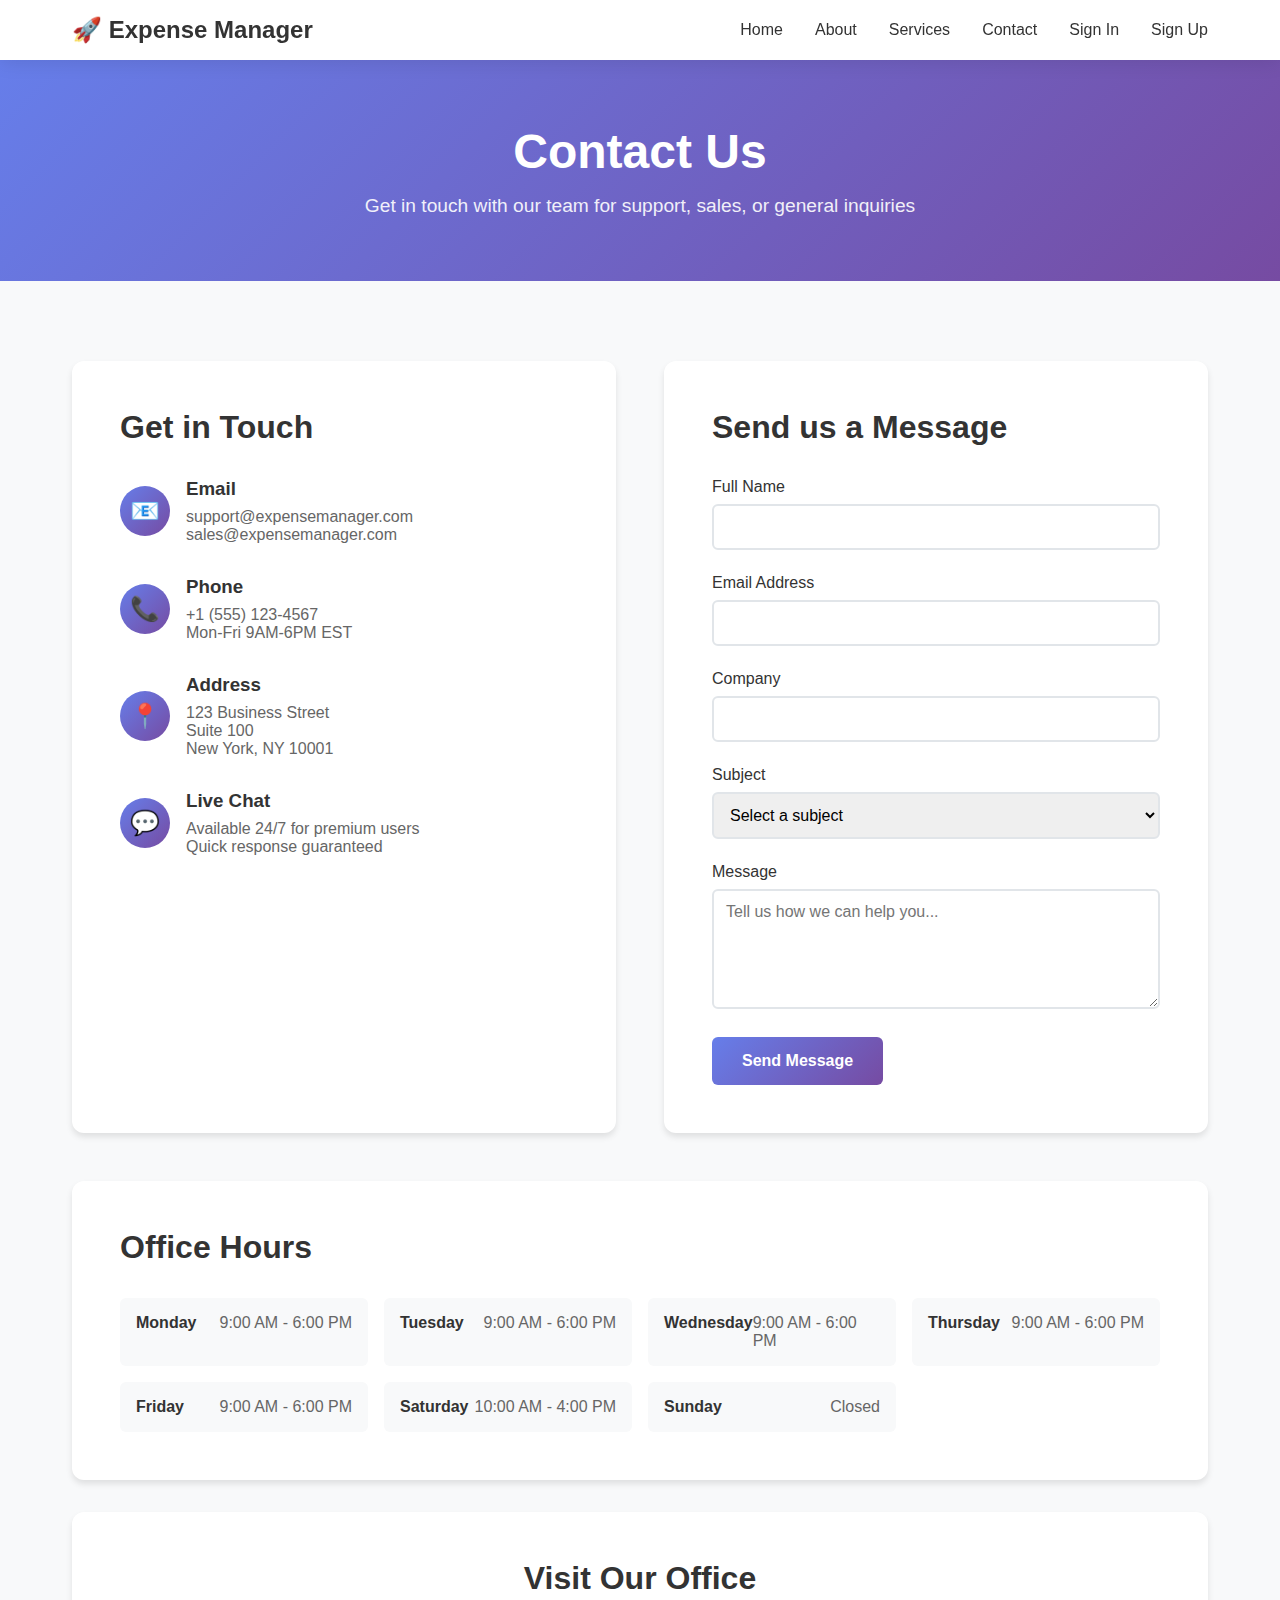
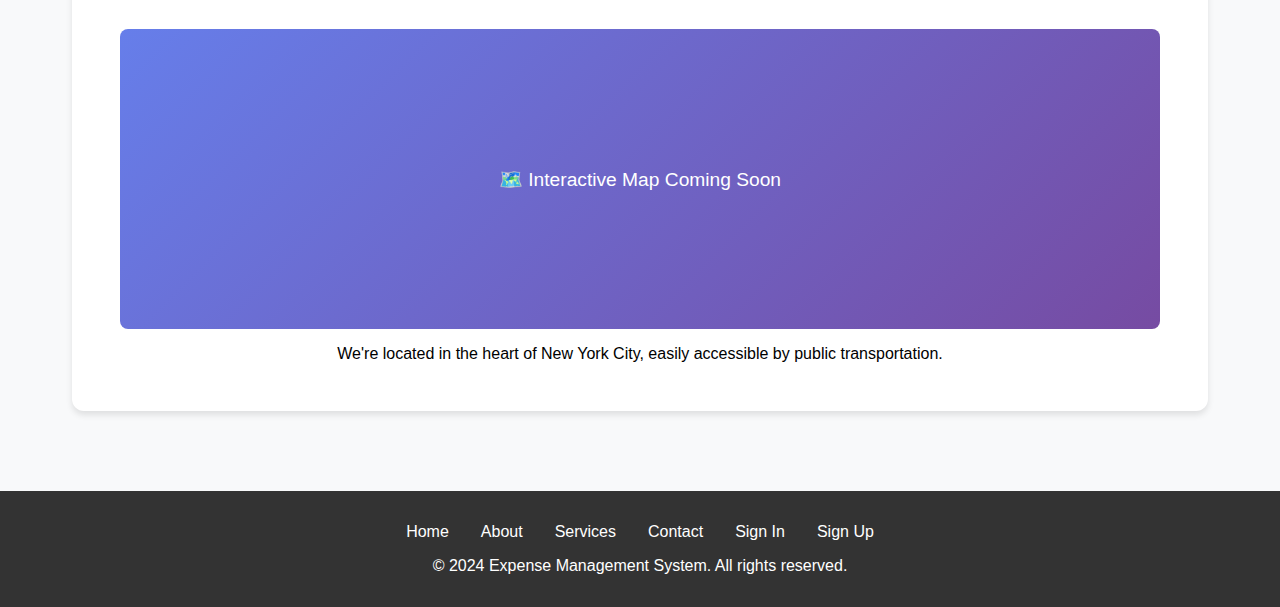
<file: Hackaholics/contact.html>
<!DOCTYPE html>
<html lang="en">
<head>
    <meta charset="UTF-8">
    <meta name="viewport" content="width=device-width, initial-scale=1.0">
    <title>Contact Us - Expense Management System</title>
    <style>
        * {
            margin: 0;
            padding: 0;
            box-sizing: border-box;
            font-family: 'Segoe UI', Tahoma, Geneva, Verdana, sans-serif;
        }

        body {
            background: #f8f9fa;
            min-height: 100vh;
        }

        .navbar {
            background: rgba(255, 255, 255, 0.95);
            backdrop-filter: blur(10px);
            padding: 1rem 0;
            box-shadow: 0 2px 20px rgba(0,0,0,0.1);
            position: sticky;
            top: 0;
            z-index: 1000;
        }

        .nav-container {
            max-width: 1200px;
            margin: 0 auto;
            display: flex;
            justify-content: space-between;
            align-items: center;
            padding: 0 2rem;
        }

        .logo {
            font-size: 24px;
            font-weight: bold;
            color: #333;
            text-decoration: none;
        }

        .nav-links {
            display: flex;
            list-style: none;
            gap: 2rem;
        }

        .nav-links a {
            color: #333;
            text-decoration: none;
            font-weight: 500;
            transition: color 0.3s;
        }

        .nav-links a:hover {
            color: #667eea;
        }

        .container {
            max-width: 1200px;
            margin: 0 auto;
            padding: 2rem;
        }

        .page-header {
            text-align: center;
            padding: 4rem 0;
            background: linear-gradient(135deg, #667eea 0%, #764ba2 100%);
            color: white;
            margin-bottom: 3rem;
        }

        .page-header h1 {
            font-size: 3rem;
            margin-bottom: 1rem;
        }

        .page-header p {
            font-size: 1.2rem;
            opacity: 0.9;
        }

        .contact-content {
            display: grid;
            grid-template-columns: 1fr 1fr;
            gap: 3rem;
            margin-bottom: 3rem;
        }

        .contact-info {
            background: white;
            padding: 3rem;
            border-radius: 12px;
            box-shadow: 0 4px 6px rgba(0,0,0,0.1);
        }

        .contact-info h2 {
            color: #333;
            margin-bottom: 2rem;
            font-size: 2rem;
        }

        .contact-item {
            display: flex;
            align-items: center;
            margin-bottom: 2rem;
        }

        .contact-icon {
            width: 50px;
            height: 50px;
            background: linear-gradient(135deg, #667eea 0%, #764ba2 100%);
            border-radius: 50%;
            display: flex;
            align-items: center;
            justify-content: center;
            margin-right: 1rem;
            font-size: 1.5rem;
            color: white;
        }

        .contact-details h3 {
            color: #333;
            margin-bottom: 0.5rem;
        }

        .contact-details p {
            color: #666;
        }

        .contact-form {
            background: white;
            padding: 3rem;
            border-radius: 12px;
            box-shadow: 0 4px 6px rgba(0,0,0,0.1);
        }

        .contact-form h2 {
            color: #333;
            margin-bottom: 2rem;
            font-size: 2rem;
        }

        .form-group {
            margin-bottom: 1.5rem;
        }

        .form-group label {
            display: block;
            margin-bottom: 0.5rem;
            color: #333;
            font-weight: 500;
        }

        .form-group input,
        .form-group select,
        .form-group textarea {
            width: 100%;
            padding: 12px;
            border: 2px solid #e1e5e9;
            border-radius: 6px;
            font-size: 16px;
            transition: border-color 0.3s;
        }

        .form-group input:focus,
        .form-group select:focus,
        .form-group textarea:focus {
            outline: none;
            border-color: #667eea;
        }

        .form-group textarea {
            resize: vertical;
            min-height: 120px;
        }

        .btn {
            padding: 15px 30px;
            border: none;
            border-radius: 6px;
            font-size: 16px;
            font-weight: 600;
            cursor: pointer;
            transition: all 0.3s;
            text-decoration: none;
            display: inline-block;
        }

        .btn-primary {
            background: linear-gradient(135deg, #667eea 0%, #764ba2 100%);
            color: white;
        }

        .btn-primary:hover {
            transform: translateY(-2px);
            box-shadow: 0 4px 12px rgba(102, 126, 234, 0.3);
        }

        .office-hours {
            background: white;
            padding: 3rem;
            border-radius: 12px;
            box-shadow: 0 4px 6px rgba(0,0,0,0.1);
            margin-bottom: 2rem;
        }

        .office-hours h2 {
            color: #333;
            margin-bottom: 2rem;
            font-size: 2rem;
        }

        .hours-grid {
            display: grid;
            grid-template-columns: repeat(auto-fit, minmax(200px, 1fr));
            gap: 1rem;
        }

        .hours-item {
            display: flex;
            justify-content: space-between;
            padding: 1rem;
            background: #f8f9fa;
            border-radius: 6px;
        }

        .hours-item .day {
            font-weight: 600;
            color: #333;
        }

        .hours-item .time {
            color: #666;
        }

        .map-section {
            background: white;
            padding: 3rem;
            border-radius: 12px;
            box-shadow: 0 4px 6px rgba(0,0,0,0.1);
            text-align: center;
        }

        .map-section h2 {
            color: #333;
            margin-bottom: 2rem;
            font-size: 2rem;
        }

        .map-placeholder {
            width: 100%;
            height: 300px;
            background: linear-gradient(135deg, #667eea 0%, #764ba2 100%);
            border-radius: 8px;
            display: flex;
            align-items: center;
            justify-content: center;
            color: white;
            font-size: 1.2rem;
            margin-bottom: 1rem;
        }

        .footer {
            background: #333;
            color: white;
            padding: 2rem;
            text-align: center;
            margin-top: 3rem;
        }

        .footer-links {
            display: flex;
            justify-content: center;
            gap: 2rem;
            margin-bottom: 1rem;
            flex-wrap: wrap;
        }

        .footer-links a {
            color: white;
            text-decoration: none;
            transition: color 0.3s;
        }

        .footer-links a:hover {
            color: #667eea;
        }

        @media (max-width: 768px) {
            .nav-container {
                flex-direction: column;
                gap: 1rem;
            }

            .nav-links {
                gap: 1rem;
            }

            .page-header h1 {
                font-size: 2rem;
            }

            .contact-content {
                grid-template-columns: 1fr;
                gap: 2rem;
            }

            .contact-info,
            .contact-form {
                padding: 2rem;
            }
        }
    </style>
</head>
<body>
    <nav class="navbar">
        <div class="nav-container">
            <a href="/" class="logo">🚀 Expense Manager</a>
            <ul class="nav-links">
                <li><a href="/">Home</a></li>
                <li><a href="/about">About</a></li>
                <li><a href="/services">Services</a></li>
                <li><a href="/contact">Contact</a></li>
                <li><a href="/signin">Sign In</a></li>
                <li><a href="/signup">Sign Up</a></li>
            </ul>
        </div>
    </nav>

    <div class="page-header">
        <h1>Contact Us</h1>
        <p>Get in touch with our team for support, sales, or general inquiries</p>
    </div>

    <div class="container">
        <div class="contact-content">
            <div class="contact-info">
                <h2>Get in Touch</h2>
                
                <div class="contact-item">
                    <div class="contact-icon">📧</div>
                    <div class="contact-details">
                        <h3>Email</h3>
                        <p>support@expensemanager.com</p>
                        <p>sales@expensemanager.com</p>
                    </div>
                </div>

                <div class="contact-item">
                    <div class="contact-icon">📞</div>
                    <div class="contact-details">
                        <h3>Phone</h3>
                        <p>+1 (555) 123-4567</p>
                        <p>Mon-Fri 9AM-6PM EST</p>
                    </div>
                </div>

                <div class="contact-item">
                    <div class="contact-icon">📍</div>
                    <div class="contact-details">
                        <h3>Address</h3>
                        <p>123 Business Street<br>
                        Suite 100<br>
                        New York, NY 10001</p>
                    </div>
                </div>

                <div class="contact-item">
                    <div class="contact-icon">💬</div>
                    <div class="contact-details">
                        <h3>Live Chat</h3>
                        <p>Available 24/7 for premium users</p>
                        <p>Quick response guaranteed</p>
                    </div>
                </div>
            </div>

            <div class="contact-form">
                <h2>Send us a Message</h2>
                <form id="contactForm">
                    <div class="form-group">
                        <label for="name">Full Name</label>
                        <input type="text" id="name" name="name" required>
                    </div>

                    <div class="form-group">
                        <label for="email">Email Address</label>
                        <input type="email" id="email" name="email" required>
                    </div>

                    <div class="form-group">
                        <label for="company">Company</label>
                        <input type="text" id="company" name="company">
                    </div>

                    <div class="form-group">
                        <label for="subject">Subject</label>
                        <select id="subject" name="subject" required>
                            <option value="">Select a subject</option>
                            <option value="general">General Inquiry</option>
                            <option value="sales">Sales Question</option>
                            <option value="support">Technical Support</option>
                            <option value="billing">Billing Question</option>
                            <option value="feature">Feature Request</option>
                        </select>
                    </div>

                    <div class="form-group">
                        <label for="message">Message</label>
                        <textarea id="message" name="message" placeholder="Tell us how we can help you..." required></textarea>
                    </div>

                    <button type="submit" class="btn btn-primary">Send Message</button>
                </form>
            </div>
        </div>

        <div class="office-hours">
            <h2>Office Hours</h2>
            <div class="hours-grid">
                <div class="hours-item">
                    <span class="day">Monday</span>
                    <span class="time">9:00 AM - 6:00 PM</span>
                </div>
                <div class="hours-item">
                    <span class="day">Tuesday</span>
                    <span class="time">9:00 AM - 6:00 PM</span>
                </div>
                <div class="hours-item">
                    <span class="day">Wednesday</span>
                    <span class="time">9:00 AM - 6:00 PM</span>
                </div>
                <div class="hours-item">
                    <span class="day">Thursday</span>
                    <span class="time">9:00 AM - 6:00 PM</span>
                </div>
                <div class="hours-item">
                    <span class="day">Friday</span>
                    <span class="time">9:00 AM - 6:00 PM</span>
                </div>
                <div class="hours-item">
                    <span class="day">Saturday</span>
                    <span class="time">10:00 AM - 4:00 PM</span>
                </div>
                <div class="hours-item">
                    <span class="day">Sunday</span>
                    <span class="time">Closed</span>
                </div>
            </div>
        </div>

        <div class="map-section">
            <h2>Visit Our Office</h2>
            <div class="map-placeholder">
                🗺️ Interactive Map Coming Soon
            </div>
            <p>We're located in the heart of New York City, easily accessible by public transportation.</p>
        </div>
    </div>

    <footer class="footer">
        <div class="footer-links">
            <a href="/">Home</a>
            <a href="/about">About</a>
            <a href="/services">Services</a>
            <a href="/contact">Contact</a>
            <a href="/signin">Sign In</a>
            <a href="/signup">Sign Up</a>
        </div>
        <p>&copy; 2024 Expense Management System. All rights reserved.</p>
    </footer>

    <script>
        document.getElementById('contactForm').addEventListener('submit', function(e) {
            e.preventDefault();
            
            // Get form data
            const formData = new FormData(e.target);
            const data = Object.fromEntries(formData);
            
            // Simulate form submission
            alert('Thank you for your message! We\'ll get back to you within 24 hours.');
            
            // Reset form
            e.target.reset();
        });
    </script>
</body>
</html>
</file>
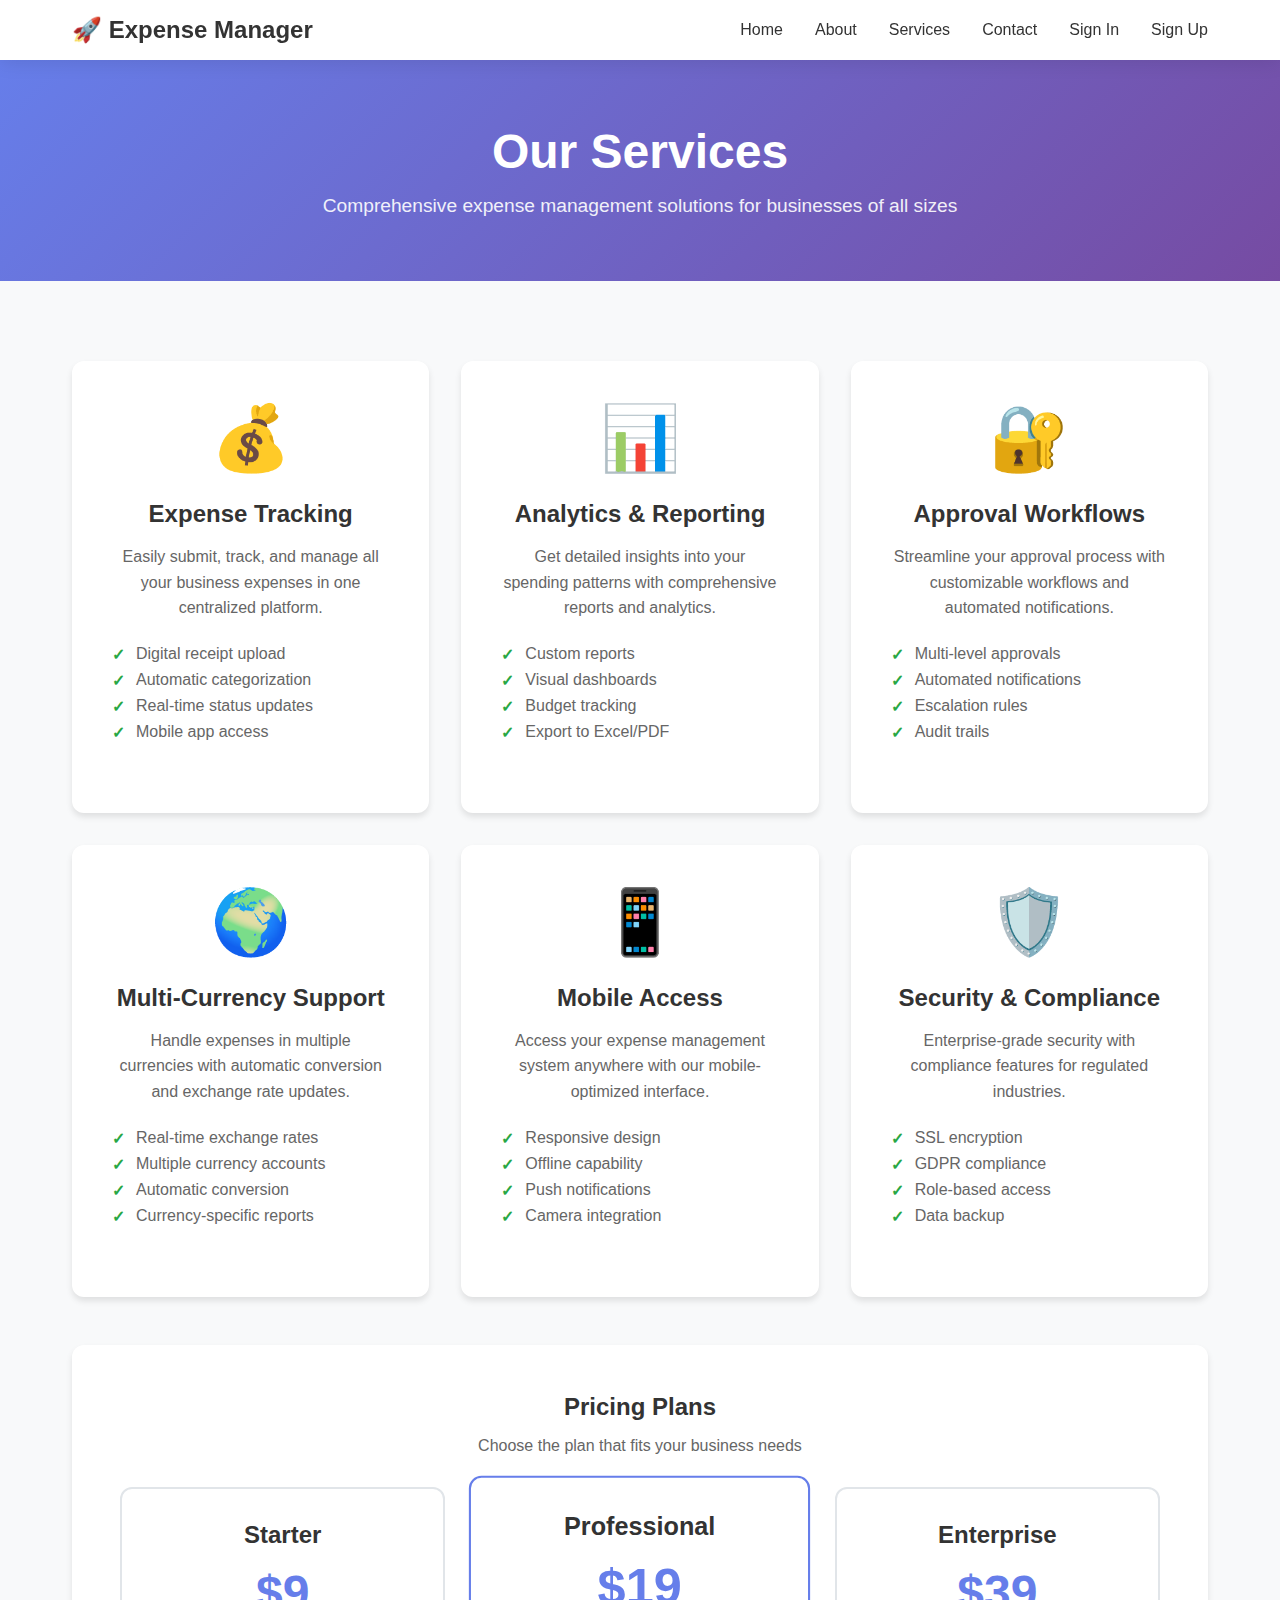
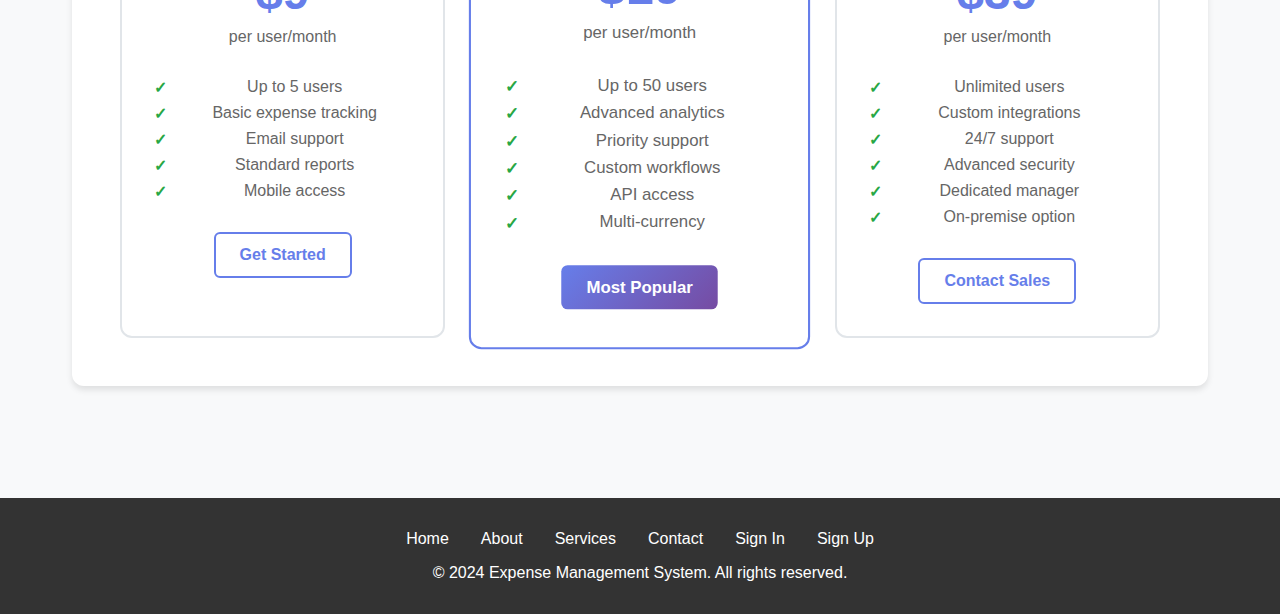
<file: Hackaholics/services.html>
<!DOCTYPE html>
<html lang="en">
<head>
    <meta charset="UTF-8">
    <meta name="viewport" content="width=device-width, initial-scale=1.0">
    <title>Services - Expense Management System</title>
    <style>
        * {
            margin: 0;
            padding: 0;
            box-sizing: border-box;
            font-family: 'Segoe UI', Tahoma, Geneva, Verdana, sans-serif;
        }

        body {
            background: #f8f9fa;
            min-height: 100vh;
        }

        .navbar {
            background: rgba(255, 255, 255, 0.95);
            backdrop-filter: blur(10px);
            padding: 1rem 0;
            box-shadow: 0 2px 20px rgba(0,0,0,0.1);
            position: sticky;
            top: 0;
            z-index: 1000;
        }

        .nav-container {
            max-width: 1200px;
            margin: 0 auto;
            display: flex;
            justify-content: space-between;
            align-items: center;
            padding: 0 2rem;
        }

        .logo {
            font-size: 24px;
            font-weight: bold;
            color: #333;
            text-decoration: none;
        }

        .nav-links {
            display: flex;
            list-style: none;
            gap: 2rem;
        }

        .nav-links a {
            color: #333;
            text-decoration: none;
            font-weight: 500;
            transition: color 0.3s;
        }

        .nav-links a:hover {
            color: #667eea;
        }

        .container {
            max-width: 1200px;
            margin: 0 auto;
            padding: 2rem;
        }

        .page-header {
            text-align: center;
            padding: 4rem 0;
            background: linear-gradient(135deg, #667eea 0%, #764ba2 100%);
            color: white;
            margin-bottom: 3rem;
        }

        .page-header h1 {
            font-size: 3rem;
            margin-bottom: 1rem;
        }

        .page-header p {
            font-size: 1.2rem;
            opacity: 0.9;
        }

        .services-grid {
            display: grid;
            grid-template-columns: repeat(auto-fit, minmax(350px, 1fr));
            gap: 2rem;
            margin-bottom: 3rem;
        }

        .service-card {
            background: white;
            padding: 2.5rem;
            border-radius: 12px;
            box-shadow: 0 4px 6px rgba(0,0,0,0.1);
            transition: transform 0.3s, box-shadow 0.3s;
            text-align: center;
        }

        .service-card:hover {
            transform: translateY(-5px);
            box-shadow: 0 8px 25px rgba(0,0,0,0.15);
        }

        .service-icon {
            font-size: 4rem;
            margin-bottom: 1.5rem;
        }

        .service-card h3 {
            font-size: 1.5rem;
            margin-bottom: 1rem;
            color: #333;
        }

        .service-card p {
            color: #666;
            line-height: 1.6;
            margin-bottom: 1.5rem;
        }

        .service-features {
            list-style: none;
            text-align: left;
            margin-bottom: 2rem;
        }

        .service-features li {
            color: #666;
            margin-bottom: 0.5rem;
            padding-left: 1.5rem;
            position: relative;
        }

        .service-features li::before {
            content: "✓";
            color: #28a745;
            font-weight: bold;
            position: absolute;
            left: 0;
        }

        .pricing-section {
            background: white;
            padding: 3rem;
            border-radius: 12px;
            box-shadow: 0 4px 6px rgba(0,0,0,0.1);
            margin-bottom: 2rem;
        }

        .pricing-grid {
            display: grid;
            grid-template-columns: repeat(auto-fit, minmax(300px, 1fr));
            gap: 2rem;
            margin-top: 2rem;
        }

        .pricing-card {
            border: 2px solid #e1e5e9;
            border-radius: 12px;
            padding: 2rem;
            text-align: center;
            transition: border-color 0.3s;
        }

        .pricing-card.featured {
            border-color: #667eea;
            transform: scale(1.05);
        }

        .pricing-card h3 {
            font-size: 1.5rem;
            margin-bottom: 1rem;
            color: #333;
        }

        .price {
            font-size: 3rem;
            font-weight: bold;
            color: #667eea;
            margin-bottom: 0.5rem;
        }

        .price-period {
            color: #666;
            margin-bottom: 2rem;
        }

        .pricing-features {
            list-style: none;
            margin-bottom: 2rem;
        }

        .pricing-features li {
            color: #666;
            margin-bottom: 0.5rem;
            padding-left: 1.5rem;
            position: relative;
        }

        .pricing-features li::before {
            content: "✓";
            color: #28a745;
            font-weight: bold;
            position: absolute;
            left: 0;
        }

        .btn {
            padding: 12px 24px;
            border: none;
            border-radius: 6px;
            font-size: 16px;
            font-weight: 600;
            cursor: pointer;
            transition: all 0.3s;
            text-decoration: none;
            display: inline-block;
        }

        .btn-primary {
            background: linear-gradient(135deg, #667eea 0%, #764ba2 100%);
            color: white;
        }

        .btn-primary:hover {
            transform: translateY(-2px);
            box-shadow: 0 4px 12px rgba(102, 126, 234, 0.3);
        }

        .btn-outline {
            background: transparent;
            color: #667eea;
            border: 2px solid #667eea;
        }

        .btn-outline:hover {
            background: #667eea;
            color: white;
        }

        .footer {
            background: #333;
            color: white;
            padding: 2rem;
            text-align: center;
            margin-top: 3rem;
        }

        .footer-links {
            display: flex;
            justify-content: center;
            gap: 2rem;
            margin-bottom: 1rem;
            flex-wrap: wrap;
        }

        .footer-links a {
            color: white;
            text-decoration: none;
            transition: color 0.3s;
        }

        .footer-links a:hover {
            color: #667eea;
        }

        @media (max-width: 768px) {
            .nav-container {
                flex-direction: column;
                gap: 1rem;
            }

            .nav-links {
                gap: 1rem;
            }

            .page-header h1 {
                font-size: 2rem;
            }

            .services-grid {
                grid-template-columns: 1fr;
            }

            .pricing-card.featured {
                transform: none;
            }
        }
    </style>
</head>
<body>
    <nav class="navbar">
        <div class="nav-container">
            <a href="/" class="logo">🚀 Expense Manager</a>
            <ul class="nav-links">
                <li><a href="/">Home</a></li>
                <li><a href="/about">About</a></li>
                <li><a href="/services">Services</a></li>
                <li><a href="/contact">Contact</a></li>
                <li><a href="/signin">Sign In</a></li>
                <li><a href="/signup">Sign Up</a></li>
            </ul>
        </div>
    </nav>

    <div class="page-header">
        <h1>Our Services</h1>
        <p>Comprehensive expense management solutions for businesses of all sizes</p>
    </div>

    <div class="container">
        <div class="services-grid">
            <div class="service-card">
                <div class="service-icon">💰</div>
                <h3>Expense Tracking</h3>
                <p>Easily submit, track, and manage all your business expenses in one centralized platform.</p>
                <ul class="service-features">
                    <li>Digital receipt upload</li>
                    <li>Automatic categorization</li>
                    <li>Real-time status updates</li>
                    <li>Mobile app access</li>
                </ul>
            </div>

            <div class="service-card">
                <div class="service-icon">📊</div>
                <h3>Analytics & Reporting</h3>
                <p>Get detailed insights into your spending patterns with comprehensive reports and analytics.</p>
                <ul class="service-features">
                    <li>Custom reports</li>
                    <li>Visual dashboards</li>
                    <li>Budget tracking</li>
                    <li>Export to Excel/PDF</li>
                </ul>
            </div>

            <div class="service-card">
                <div class="service-icon">🔐</div>
                <h3>Approval Workflows</h3>
                <p>Streamline your approval process with customizable workflows and automated notifications.</p>
                <ul class="service-features">
                    <li>Multi-level approvals</li>
                    <li>Automated notifications</li>
                    <li>Escalation rules</li>
                    <li>Audit trails</li>
                </ul>
            </div>

            <div class="service-card">
                <div class="service-icon">🌍</div>
                <h3>Multi-Currency Support</h3>
                <p>Handle expenses in multiple currencies with automatic conversion and exchange rate updates.</p>
                <ul class="service-features">
                    <li>Real-time exchange rates</li>
                    <li>Multiple currency accounts</li>
                    <li>Automatic conversion</li>
                    <li>Currency-specific reports</li>
                </ul>
            </div>

            <div class="service-card">
                <div class="service-icon">📱</div>
                <h3>Mobile Access</h3>
                <p>Access your expense management system anywhere with our mobile-optimized interface.</p>
                <ul class="service-features">
                    <li>Responsive design</li>
                    <li>Offline capability</li>
                    <li>Push notifications</li>
                    <li>Camera integration</li>
                </ul>
            </div>

            <div class="service-card">
                <div class="service-icon">🛡️</div>
                <h3>Security & Compliance</h3>
                <p>Enterprise-grade security with compliance features for regulated industries.</p>
                <ul class="service-features">
                    <li>SSL encryption</li>
                    <li>GDPR compliance</li>
                    <li>Role-based access</li>
                    <li>Data backup</li>
                </ul>
            </div>
        </div>

        <div class="pricing-section">
            <h2 style="text-align: center; margin-bottom: 1rem; color: #333;">Pricing Plans</h2>
            <p style="text-align: center; color: #666; margin-bottom: 2rem;">Choose the plan that fits your business needs</p>
            
            <div class="pricing-grid">
                <div class="pricing-card">
                    <h3>Starter</h3>
                    <div class="price">$9</div>
                    <div class="price-period">per user/month</div>
                    <ul class="pricing-features">
                        <li>Up to 5 users</li>
                        <li>Basic expense tracking</li>
                        <li>Email support</li>
                        <li>Standard reports</li>
                        <li>Mobile access</li>
                    </ul>
                    <a href="/signup" class="btn btn-outline">Get Started</a>
                </div>

                <div class="pricing-card featured">
                    <h3>Professional</h3>
                    <div class="price">$19</div>
                    <div class="price-period">per user/month</div>
                    <ul class="pricing-features">
                        <li>Up to 50 users</li>
                        <li>Advanced analytics</li>
                        <li>Priority support</li>
                        <li>Custom workflows</li>
                        <li>API access</li>
                        <li>Multi-currency</li>
                    </ul>
                    <a href="/signup" class="btn btn-primary">Most Popular</a>
                </div>

                <div class="pricing-card">
                    <h3>Enterprise</h3>
                    <div class="price">$39</div>
                    <div class="price-period">per user/month</div>
                    <ul class="pricing-features">
                        <li>Unlimited users</li>
                        <li>Custom integrations</li>
                        <li>24/7 support</li>
                        <li>Advanced security</li>
                        <li>Dedicated manager</li>
                        <li>On-premise option</li>
                    </ul>
                    <a href="/contact" class="btn btn-outline">Contact Sales</a>
                </div>
            </div>
        </div>
    </div>

    <footer class="footer">
        <div class="footer-links">
            <a href="/">Home</a>
            <a href="/about">About</a>
            <a href="/services">Services</a>
            <a href="/contact">Contact</a>
            <a href="/signin">Sign In</a>
            <a href="/signup">Sign Up</a>
        </div>
        <p>&copy; 2024 Expense Management System. All rights reserved.</p>
    </footer>
</body>
</html>
</file>
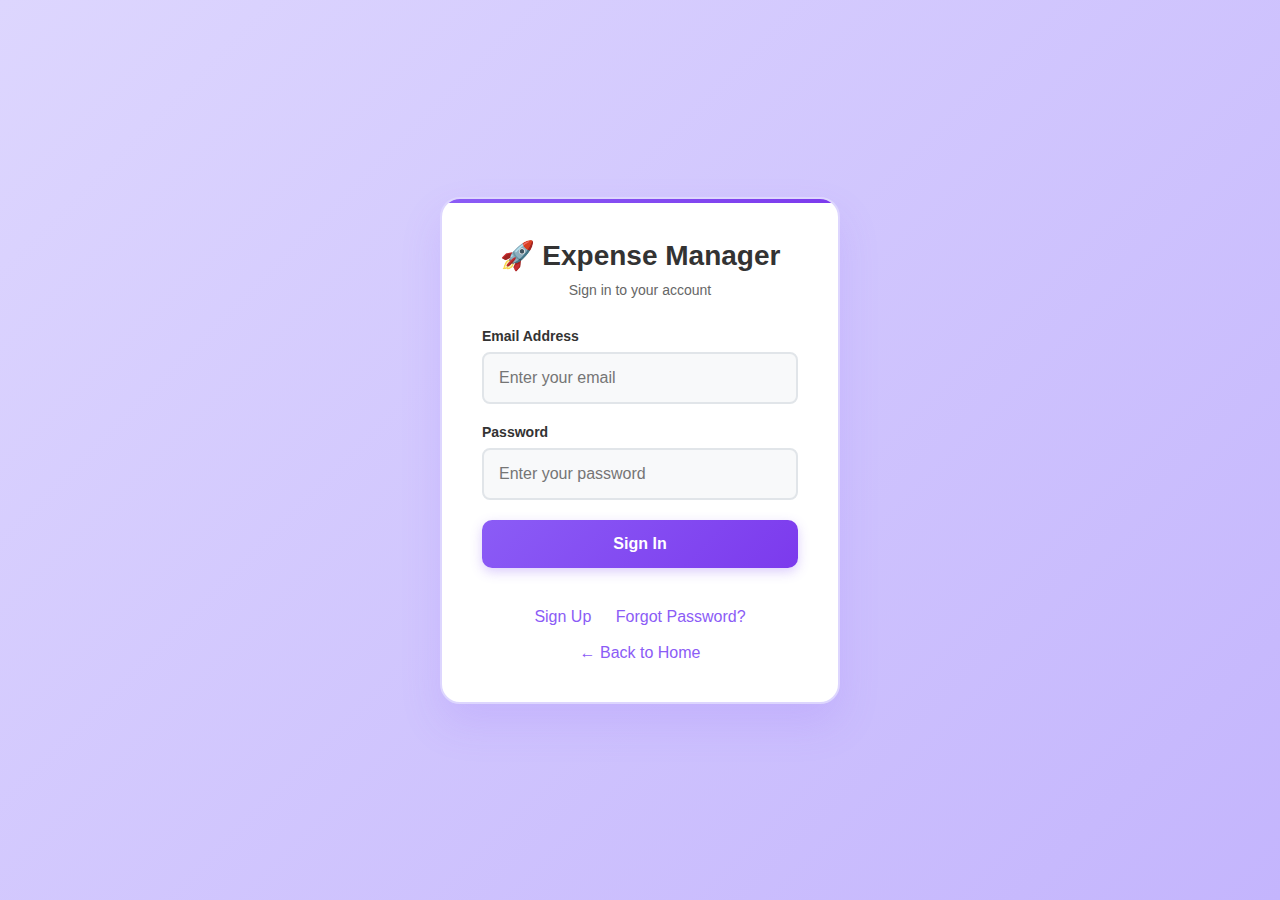
<file: Hackaholics/sign in page/signin.html>
<!DOCTYPE html>
<html lang="en">
<head>
    <meta charset="UTF-8">
    <meta name="viewport" content="width=device-width, initial-scale=1.0">
    <title>Expense Management System - Sign In</title>
    <style>
        * {
            margin: 0;
            padding: 0;
            box-sizing: border-box;
            font-family: 'Segoe UI', Tahoma, Geneva, Verdana, sans-serif;
        }
        
        body {
            background: linear-gradient(135deg, #DDD6FE 0%, #C4B5FD 100%);
            display: flex;
            justify-content: center;
            align-items: center;
            min-height: 100vh;
            padding: 20px;
        }
        
        .container {
            background: white;
            padding: 40px;
            border-radius: 20px;
            box-shadow: 0 20px 40px rgba(139, 92, 246, 0.15);
            width: 100%;
            max-width: 400px;
            position: relative;
            overflow: hidden;
            border: 2px solid #DDD6FE;
        }
        
        .container::before {
            content: '';
            position: absolute;
            top: 0;
            left: 0;
            right: 0;
            height: 4px;
            background: linear-gradient(90deg, #8B5CF6, #7C3AED);
        }
        
        h1 {
            text-align: center;
            color: #333;
            margin-bottom: 10px;
            font-size: 28px;
            font-weight: 700;
        }
        
        .subtitle {
            text-align: center;
            color: #666;
            margin-bottom: 30px;
            font-size: 14px;
        }
        
        .form-group {
            margin-bottom: 20px;
        }
        
        label {
            display: block;
            margin-bottom: 8px;
            color: #333;
            font-weight: 600;
            font-size: 14px;
        }
        
        input[type="email"], input[type="password"] {
            width: 100%;
            padding: 15px;
            border: 2px solid #e1e5e9;
            border-radius: 8px;
            font-size: 16px;
            transition: all 0.3s ease;
            background: #f8f9fa;
        }
        
        input[type="email"]:focus, input[type="password"]:focus {
            outline: none;
            border-color: #8B5CF6;
            background: white;
            box-shadow: 0 0 0 3px rgba(139, 92, 246, 0.1);
        }
        
        .btn {
            width: 100%;
            padding: 15px;
            background: linear-gradient(135deg, #8B5CF6 0%, #7C3AED 100%);
            color: white;
            border: none;
            border-radius: 10px;
            font-size: 16px;
            font-weight: 600;
            cursor: pointer;
            transition: all 0.3s ease;
            margin-bottom: 20px;
            box-shadow: 0 4px 12px rgba(139, 92, 246, 0.3);
        }
        
        .btn:hover {
            transform: translateY(-2px);
            box-shadow: 0 8px 20px rgba(139, 92, 246, 0.4);
        }
        
        .btn:active {
            transform: translateY(0);
        }
        
        .links {
            text-align: center;
            margin-top: 20px;
        }
        
        .links a {
            color: #8B5CF6;
            text-decoration: none;
            font-weight: 500;
            margin: 0 10px;
            transition: color 0.3s ease;
        }
        
        .links a:hover {
            color: #7C3AED;
            text-decoration: underline;
        }
        
        .error {
            color: #e74c3c;
            font-size: 14px;
            margin-top: 5px;
            display: none;
        }
        
        .success {
            color: #27ae60;
            text-align: center;
            margin-top: 15px;
            padding: 10px;
            background: #d5f4e6;
            border-radius: 5px;
            display: none;
        }
        
        .loading {
            display: none;
            text-align: center;
            color: #8B5CF6;
        }
        
        .spinner {
            border: 2px solid #f3f3f3;
            border-top: 2px solid #8B5CF6;
            border-radius: 50%;
            width: 20px;
            height: 20px;
            animation: spin 1s linear infinite;
            margin: 0 auto 10px;
        }
        
        @keyframes spin {
            0% { transform: rotate(0deg); }
            100% { transform: rotate(360deg); }
        }
        
        @media (max-width: 480px) {
            .container {
                padding: 30px 20px;
                margin: 10px;
            }
            
            h1 {
                font-size: 24px;
            }
        }
    </style>
</head>
<body>
    <div class="container">
        <h1>🚀 Expense Manager</h1>
        <p class="subtitle">Sign in to your account</p>
        
        <form id="loginForm">
            <div class="form-group">
                <label for="email">Email Address</label>
                <input type="email" id="email" name="email" required placeholder="Enter your email">
                <div class="error" id="emailError">Please enter a valid email address</div>
            </div>
            
            <div class="form-group">
                <label for="password">Password</label>
                <input type="password" id="password" name="password" required placeholder="Enter your password">
                <div class="error" id="passwordError">Password is required</div>
            </div>
            
            <button type="submit" class="btn" id="loginBtn">Sign In</button>
            
            <div class="loading" id="loading">
                <div class="spinner"></div>
                Signing you in...
            </div>
            
            <div class="success" id="successMsg">
                ✅ Login successful! Redirecting...
            </div>
        </form>
        
        <div class="links">
            <a href="/signup">Sign Up</a>
            <a href="#" onclick="showForgotPassword()">Forgot Password?</a>
            <br><br>
            <a href="/">← Back to Home</a>
        </div>
    </div>

    <script>
        const form = document.getElementById('loginForm');
        const emailInput = document.getElementById('email');
        const passwordInput = document.getElementById('password');
        const loginBtn = document.getElementById('loginBtn');
        const loading = document.getElementById('loading');
        const successMsg = document.getElementById('successMsg');
        const emailError = document.getElementById('emailError');
        const passwordError = document.getElementById('passwordError');

        form.addEventListener('submit', async function(e) {
            e.preventDefault();
            
            // Hide previous messages
            hideMessages();
            
            // Validate inputs
            let isValid = true;
            
            if (!emailInput.value.trim()) {
                showError('emailError', 'Email is required');
                isValid = false;
            } else if (!isValidEmail(emailInput.value)) {
                showError('emailError', 'Please enter a valid email address');
                isValid = false;
            }
            
            if (!passwordInput.value.trim()) {
                showError('passwordError', 'Password is required');
                isValid = false;
            }
            
            if (!isValid) return;
            
            // Show loading
            showLoading();
            
            try {
                // Simulate API call
                await new Promise(resolve => setTimeout(resolve, 1500));
                
                // Check if user exists in localStorage (from signup)
                const userEmail = localStorage.getItem('userEmail');
                const userRole = localStorage.getItem('userRole');
                
                if (userEmail === emailInput.value) {
                    // Show success
                    showSuccess();
                    
                    // Store login session
                    localStorage.setItem('isLoggedIn', 'true');
                    localStorage.setItem('currentUser', emailInput.value);
                    
                    // Redirect after success
                    setTimeout(() => {
                        window.location.href = '/dashboard';
                    }, 2000);
                } else {
                    hideLoading();
                    alert('❌ Login failed. Please check your credentials or sign up first.');
                }
                
            } catch (error) {
                hideLoading();
                alert('❌ Login failed. Please try again.');
            }
        });

        function isValidEmail(email) {
            const emailPattern = /^[^\s@]+@[^\s@]+\.[^\s@]+$/;
            return emailPattern.test(email);
        }

        function showError(errorId, message) {
            const errorElement = document.getElementById(errorId);
            errorElement.textContent = message;
            errorElement.style.display = 'block';
        }

        function showLoading() {
            loginBtn.style.display = 'none';
            loading.style.display = 'block';
        }

        function hideLoading() {
            loginBtn.style.display = 'block';
            loading.style.display = 'none';
        }

        function showSuccess() {
            hideLoading();
            successMsg.style.display = 'block';
        }

        function hideMessages() {
            emailError.style.display = 'none';
            passwordError.style.display = 'none';
            successMsg.style.display = 'none';
        }

        function showForgotPassword() {
            alert('🔐 Password Reset\n\nTo reset your password:\n1. Contact your administrator\n2. Or use the password reset feature\n\nThis feature will be available soon!');
        }

        // Clear errors on input
        emailInput.addEventListener('input', () => {
            emailError.style.display = 'none';
        });

        passwordInput.addEventListener('input', () => {
            passwordError.style.display = 'none';
        });
    </script>
</body>
</html>
</file>
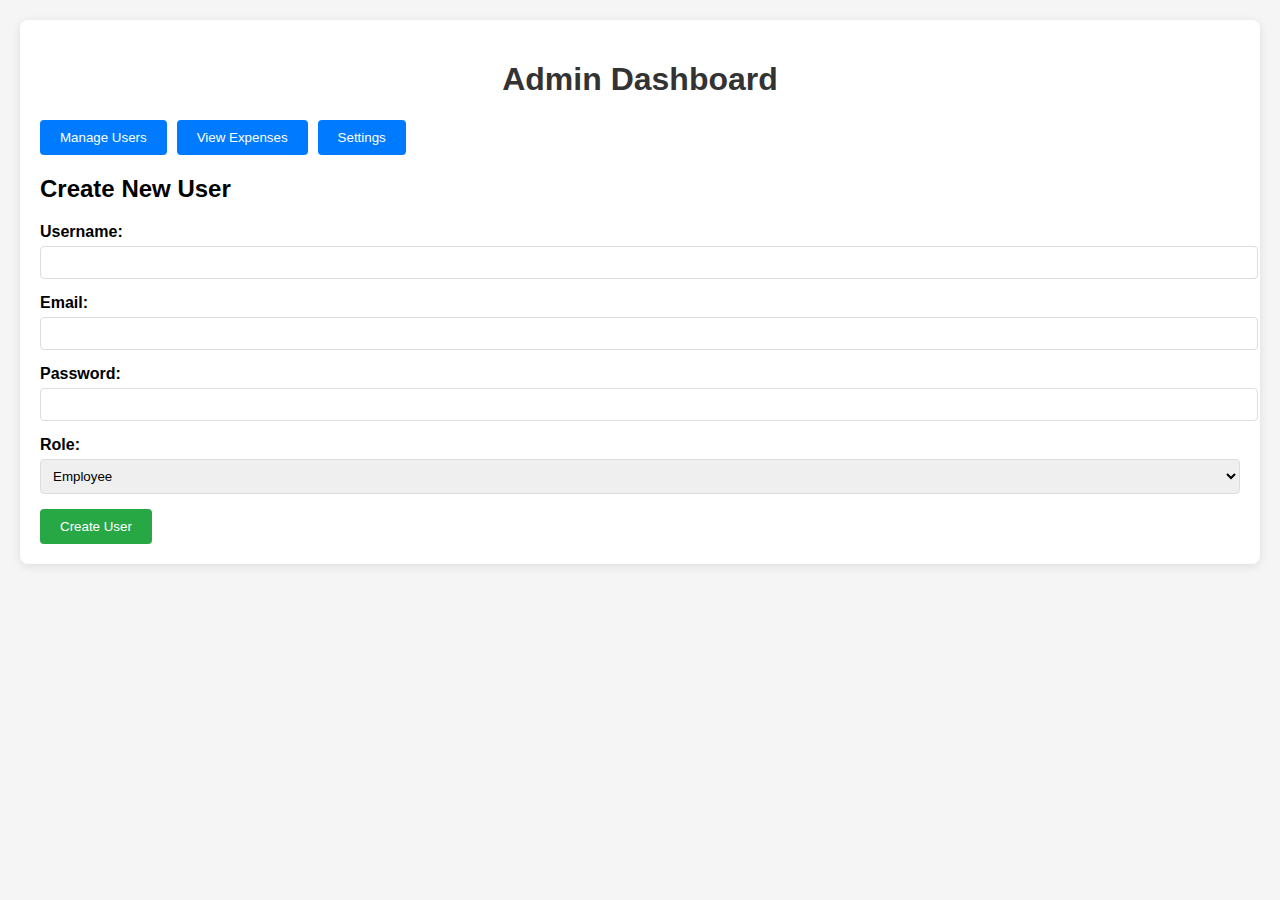
<file: Hackaholics/templates/admin.html>
<!DOCTYPE html>
<html lang="en">
<head>
    <meta charset="UTF-8">
    <meta name="viewport" content="width=device-width, initial-scale=1.0">
    <title>Admin Dashboard</title>
    <style>
        body {
            font-family: Arial, sans-serif;
            margin: 0;
            padding: 20px;
            background-color: #f5f5f5;
        }
        .container {
            max-width: 1200px;
            margin: 0 auto;
            background: white;
            padding: 20px;
            border-radius: 8px;
            box-shadow: 0 2px 10px rgba(0,0,0,0.1);
        }
        h1 {
            color: #333;
            text-align: center;
        }
        .nav {
            display: flex;
            gap: 10px;
            margin-bottom: 20px;
        }
        .nav button {
            padding: 10px 20px;
            border: none;
            background: #007bff;
            color: white;
            border-radius: 4px;
            cursor: pointer;
        }
        .nav button:hover {
            background: #0056b3;
        }
        .section {
            display: none;
        }
        .section.active {
            display: block;
        }
        table {
            width: 100%;
            border-collapse: collapse;
            margin-top: 20px;
        }
        th, td {
            border: 1px solid #ddd;
            padding: 8px;
            text-align: left;
        }
        th {
            background-color: #f2f2f2;
        }
        .form-group {
            margin-bottom: 15px;
        }
        .form-group label {
            display: block;
            margin-bottom: 5px;
            font-weight: bold;
        }
        .form-group input, .form-group select {
            width: 100%;
            padding: 8px;
            border: 1px solid #ddd;
            border-radius: 4px;
        }
        button {
            padding: 10px 20px;
            background: #28a745;
            color: white;
            border: none;
            border-radius: 4px;
            cursor: pointer;
        }
        button:hover {
            background: #218838;
        }
    </style>
</head>
<body>
    <div class="container">
        <h1>Admin Dashboard</h1>
        
        <div class="nav">
            <button onclick="showSection('users')">Manage Users</button>
            <button onclick="showSection('expenses')">View Expenses</button>
            <button onclick="showSection('settings')">Settings</button>
        </div>

        <div id="users" class="section active">
            <h2>Create New User</h2>
            <form id="userForm">
                <div class="form-group">
                    <label>Username:</label>
                    <input type="text" id="username" required>
                </div>
                <div class="form-group">
                    <label>Email:</label>
                    <input type="email" id="email" required>
                </div>
                <div class="form-group">
                    <label>Password:</label>
                    <input type="password" id="password" required>
                </div>
                <div class="form-group">
                    <label>Role:</label>
                    <select id="role" required>
                        <option value="employee">Employee</option>
                        <option value="manager">Manager</option>
                    </select>
                </div>
                <button type="submit">Create User</button>
            </form>
        </div>

        <div id="expenses" class="section">
            <h2>All Expenses</h2>
            <table id="expensesTable">
                <thead>
                    <tr>
                        <th>ID</th>
                        <th>Employee</th>
                        <th>Amount</th>
                        <th>Category</th>
                        <th>Status</th>
                        <th>Actions</th>
                    </tr>
                </thead>
                <tbody></tbody>
            </table>
        </div>

        <div id="settings" class="section">
            <h2>Company Settings</h2>
            <p>Settings panel would go here...</p>
        </div>
    </div>

    <script>
        function showSection(sectionName) {
            document.querySelectorAll('.section').forEach(section => {
                section.classList.remove('active');
            });
            document.getElementById(sectionName).classList.add('active');
        }

        document.getElementById('userForm').addEventListener('submit', async (e) => {
            e.preventDefault();
            
            const userData = {
                username: document.getElementById('username').value,
                email: document.getElementById('email').value,
                password: document.getElementById('password').value,
                role: document.getElementById('role').value
            };

            try {
                const response = await fetch('/admin/create_user', {
                    method: 'POST',
                    headers: {
                        'Content-Type': 'application/json',
                        'Authorization': 'Bearer ' + localStorage.getItem('token')
                    },
                    body: JSON.stringify(userData)
                });

                if (response.ok) {
                    alert('User created successfully!');
                    document.getElementById('userForm').reset();
                } else {
                    alert('Error creating user');
                }
            } catch (error) {
                alert('Error: ' + error.message);
            }
        });

        // Load expenses
        async function loadExpenses() {
            try {
                const response = await fetch('/admin/all_expenses', {
                    headers: {
                        'Authorization': 'Bearer ' + localStorage.getItem('token')
                    }
                });

                if (response.ok) {
                    const expenses = await response.json();
                    const tbody = document.querySelector('#expensesTable tbody');
                    tbody.innerHTML = '';

                    expenses.forEach(expense => {
                        const row = tbody.insertRow();
                        row.innerHTML = `
                            <td>${expense.id}</td>
                            <td>${expense.employee}</td>
                            <td>${expense.amount} ${expense.currency}</td>
                            <td>${expense.category}</td>
                            <td>${expense.status}</td>
                            <td>
                                <button onclick="approveExpense(${expense.id})">Approve</button>
                                <button onclick="rejectExpense(${expense.id})">Reject</button>
                            </td>
                        `;
                    });
                }
            } catch (error) {
                console.error('Error loading expenses:', error);
            }
        }

        function approveExpense(id) {
            updateExpenseStatus(id, 'approved');
        }

        function rejectExpense(id) {
            updateExpenseStatus(id, 'rejected');
        }

        async function updateExpenseStatus(id, status) {
            try {
                const response = await fetch(`/admin/override_expense/${id}`, {
                    method: 'POST',
                    headers: {
                        'Content-Type': 'application/json',
                        'Authorization': 'Bearer ' + localStorage.getItem('token')
                    },
                    body: JSON.stringify({ status: status })
                });

                if (response.ok) {
                    alert(`Expense ${status} successfully!`);
                    loadExpenses();
                } else {
                    alert('Error updating expense');
                }
            } catch (error) {
                alert('Error: ' + error.message);
            }
        }

        // Load expenses when expenses section is shown
        document.querySelector('button[onclick="showSection(\'expenses\')"]').addEventListener('click', loadExpenses);
    </script>
</body>
</html>
</file>
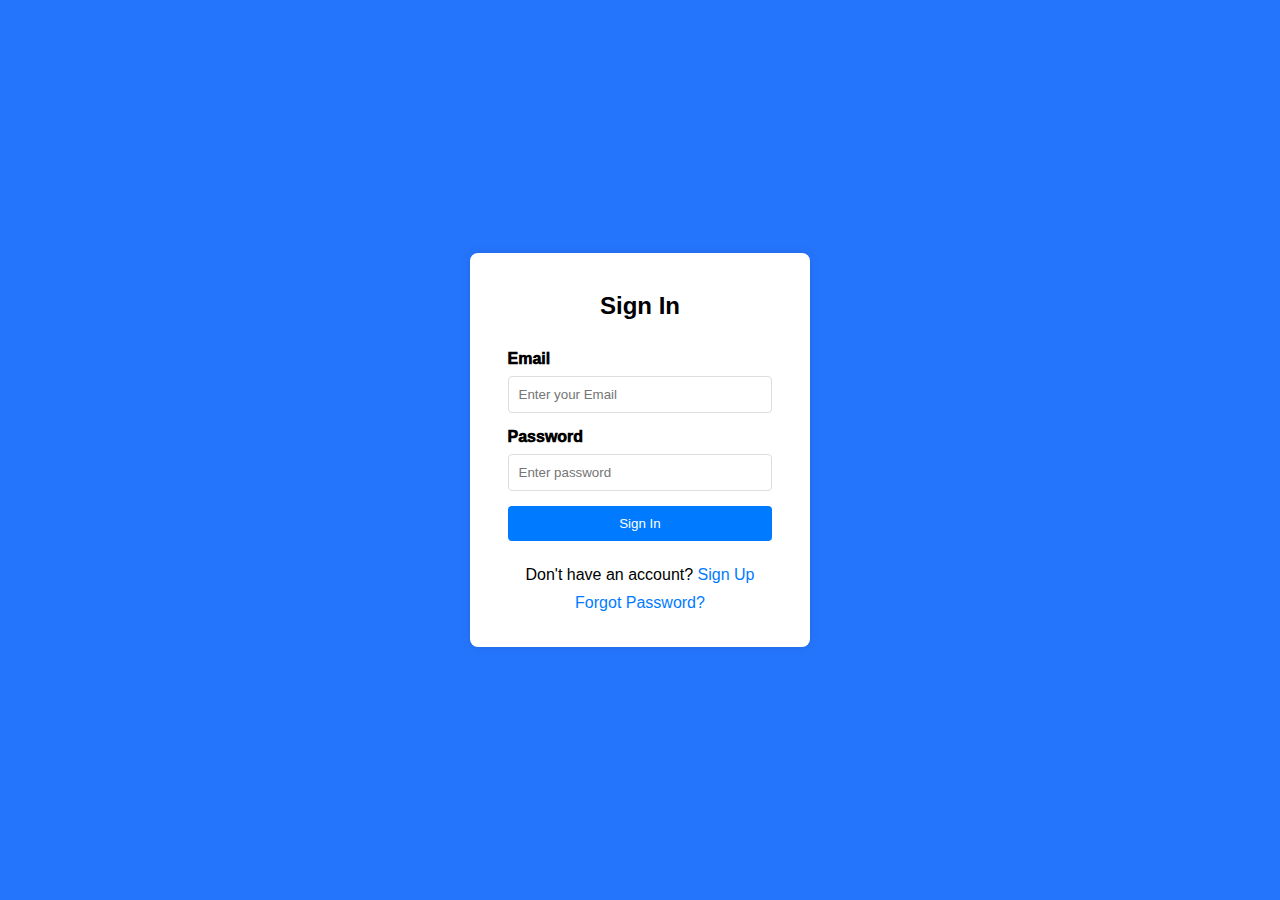
<file: Hackaholics/templates/signin.html>
<!DOCTYPE html>
<html lang="en">
<head>
    <meta charset="UTF-8">
    <meta name="viewport" content="width=device-width, initial-scale=1.0">
    <title>Sign In</title>
    <style>
        body {
            font-family: Arial, sans-serif;
            background-color: #2575fc;
            display: flex;
            justify-content: center;
            align-items: center;
            height: 100vh;
            margin: 0;
        }
        .container {
            display: flex;
            flex-direction: column;
            justify-content: center;
            align-items: center;
            background-color: white;
            padding: 20px;
            border-radius: 8px;
            box-shadow: 0 0 10px rgba(0, 0, 0, 0.1);
            width: 300px;
            gap:10px
        
        }

        h2 {
            text-align: center;
            margin-bottom: 20px;
        }
        label {
            display: block;
            margin-bottom: 8px;
            font-weight: 1000;
        }
        input[type="email"], input[type="password"] {
            width: 100%;
            padding: 10px;
            margin-bottom: 15px;
            border: 1px solid #ddd;
            border-radius: 4px;
            box-sizing: border-box;
        }
        button {
            width: 100%;
            padding: 10px;
            background-color: #007bff;
            color: white;
            border: none;
            border-radius: 4px;
            cursor: pointer;
        }
        button:hover {
            background-color: #0056b3;
        }
        .forgot-password {
            text-align: right;
            margin-bottom: 15px;
        }
        .forgot-password a {
            color: #007bff;
            text-decoration: none;
        }
        .forgot-password a:hover {
            text-decoration: underline;
        }
        .signup {
            text-align: center;
            margin-top: 15px;
        }
        .signup a {
            color: #007bff;
            text-decoration: none;
        }
        .signup a:hover {
            text-decoration: underline;
        }
    </style>
</head>
<body>
    <div class="container">
        <h2>Sign In</h2>
        <form action="/login" method="POST">  <!-- Replace with your actual endpoint -->
            <label for="email">Email</label>
            <input type="email" id="email" name="email" required placeholder="Enter your Email ">
            
            <label for="password">Password</label>
            <input type="password" id="password" name="password" required placeholder="Enter password">
            
            <button type="submit">Sign In</button>
            
        </form>
        
        <div class="signup">
            Don't have an account? <a href="#">Sign Up</a>
        </div>
        <div class="forgot-password">
            <a href="#">Forgot Password?</a>
        </div>
    </div>
</body>
</html>
</file>
<file: style.css>
* {
      margin: 0;
      padding: 0;
      box-sizing: border-box;
      font-family: 'Segoe UI', Tahoma, Geneva, Verdana, sans-serif;
    }

    body {
      display: flex;
      flex-direction: column;
      justify-content: center;
      align-items: center;
      height: 100vh;
      background: linear-gradient(135deg, #6a11cb 0%, #2575fc 100%);
    }

    .page-heading {
      color: #fff;
      font-size: 28px;
      font-weight: bold;
      margin-bottom: 20px;
      text-align: center;
    }

    .signup-container {
      background: #fff;
      padding: 2rem;
      border-radius: 12px;
      box-shadow: 0 8px 20px rgba(0, 0, 0, 0.2);
      width: 380px;
    }

    .signup-container h2 {
      text-align: center;
      margin-bottom: 20px;
      color: #333;
    }

    .form-group {
      margin-bottom: 15px;
    }

    .form-group label {
      display: block;
      margin-bottom: 5px;
      color: #444;
      font-weight: 600;
    }

    .form-group input,
    .form-group select {
      width: 100%;
      padding: 10px;
      border-radius: 8px;
      border: 1px solid #ccc;
      outline: none;
      transition: border 0.3s;
    }

    .form-group input:focus,
    .form-group select:focus {
      border: 1px solid #2575fc;
    }

    .btn {
      width: 100%;
      padding: 10px;
      background: #2575fc;
      color: #fff;
      border: none;
      border-radius: 8px;
      cursor: pointer;
      font-size: 16px;
      font-weight: 600;
      transition: 0.3s;
    }

    .btn:hover {
      background: #1a5edb;
    }

    .error {
      color: red;
      font-size: 14px;
      margin-top: 5px;
      display: none;
    }

    .success {
      color: green;
      text-align: center;
      margin-top: 10px;
      display: none;
    }
</file>
<file: Hackaholics/Admin Panel/style.css>
* {
      margin: 0;
      padding: 0;
      box-sizing: border-box;
      font-family: 'Segoe UI', Tahoma, Geneva, Verdana, sans-serif;
    }

    body {
      display: flex;
      flex-direction: column;
      justify-content: center;
      align-items: center;
      height: 100vh;
      background: url(WhatsApp\ Image\ 2025-10-04\ at\ 15.21.11.jpeg);
    }
    .page-heading {
      color: #4A2B1A;
      font-size: 28px;
      font-weight: bold;
      margin-bottom: 20px;
      text-align: center;
    }

    .signup-container {
      background: #fff;
      padding: 2rem;
      border-radius: 12px;
      box-shadow: 0 8px 20px rgba(0, 0, 0, 0.2);
      width: 380px;
    }

    .signup-container h2 {
      text-align: center;
      margin-bottom: 20px;
      color: #333;
    }

    .form-group {
      margin-bottom: 15px;
    }

    .form-group label {
      display: block;
      margin-bottom: 5px;
      color: #444;
      font-weight: 600;
    }

    .form-group input,
    .form-group select {
      width: 100%;
      padding: 10px;
      border-radius: 8px;
      border: 1px solid #ccc;
      outline: none;
      transition: border 0.3s;
    }

    .form-group input:focus,
    .form-group select:focus {
      border: 1px solid #2575fc;
    }

    .btn {
      width: 100%;
      padding: 10px;
      background: #2D1B12;
      color: #D3A47B;
      border: none;
      border-radius: 8px;
      cursor: pointer;
      font-size: 16px;
      font-weight: 600;
      transition: 0.3s;
    }

    .btn:hover {
      background: #1a5edb;
    }

    .error {
      color: red;
      font-size: 14px;
      margin-top: 5px;
      display: none;
    }

    .success {
      color: green;
      text-align: center;
      margin-top: 10px;
      display: none;
    }
</file>
